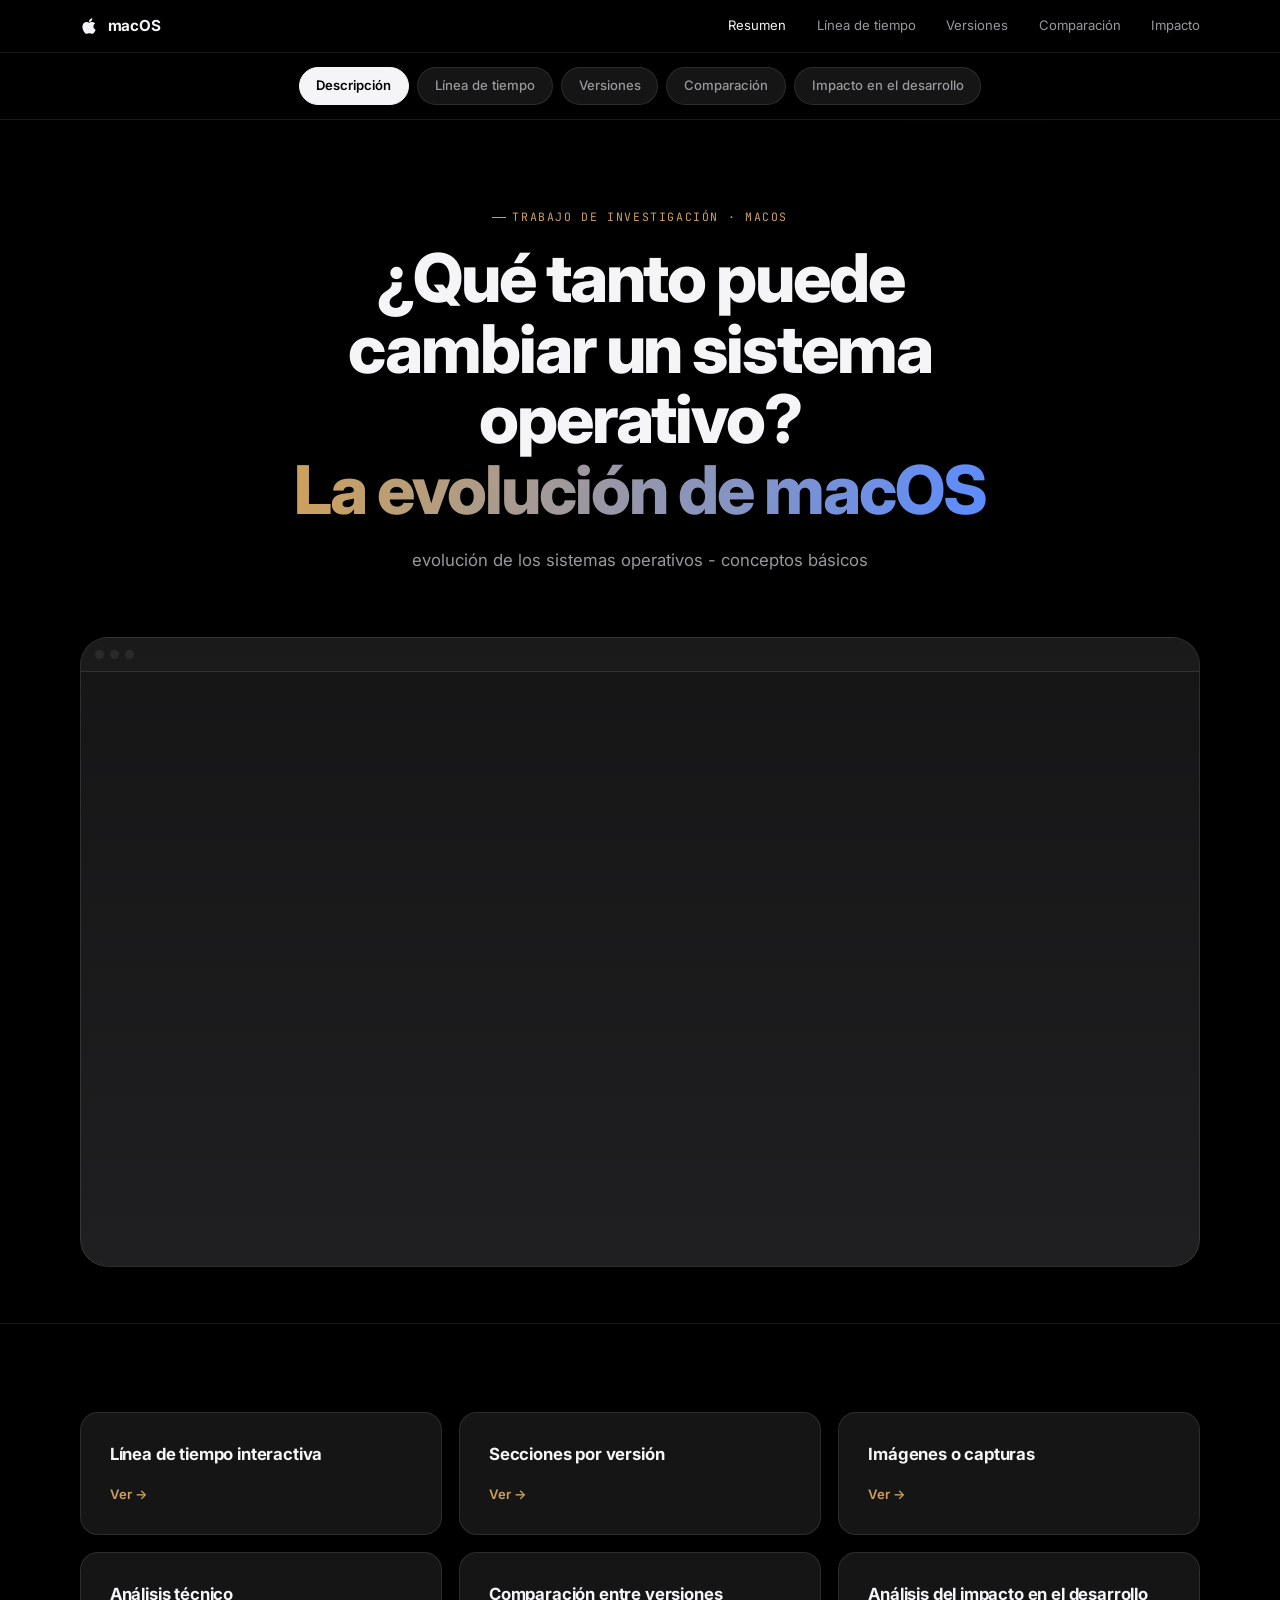
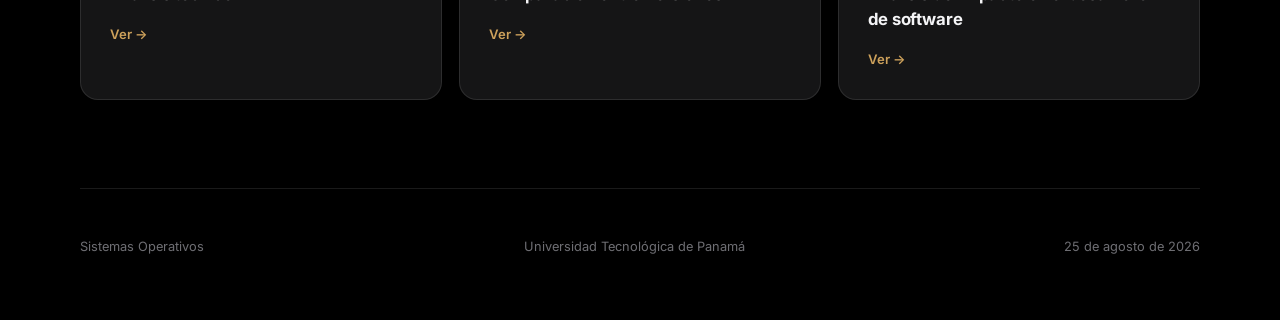
<file: index.html>
<!DOCTYPE html>
<html lang="es">
<head>
<meta charset="UTF-8">
<meta name="viewport" content="width=device-width, initial-scale=1.0">
<title> macOS </title>
<link rel="stylesheet" href="css/style.css?v=22">
</head>
<body>

<header class="nav">
  <div class="contenedor nav__bar">
    <a href="index.html" class="nav__brand">
      <svg class="nav__brand-mark" viewBox="0 0 384 512" aria-hidden="true">
        <path d="M318.7 268.7c-.2-36.7 16.4-64.4 50-84.8-18.8-26.9-47.2-41.7-84.7-44.6-35.5-2.8-74.3 20.7-88.5 20.7-15 0-49.4-19.7-76-19.7C63.3 141.2 4 184.8 4 273.5q0 39.3 14.4 81.2c12.8 36.7 59 126.7 107.2 125.2 25.2-.6 43-17.9 75.8-17.9 31.8 0 48.3 17.9 76.4 17.9 48.6-.7 90.4-82.5 102.6-119.3-65.2-30.7-61.7-90-61.7-91.9zm-56.6-164.2c27.3-32.4 24.8-61.9 24-72.5-24.1 1.4-52 16.4-67.9 34.9-17.5 19.8-27.8 44.3-25.6 71.9 26.1 2 49.9-11.4 69.5-34.3z"/>
      </svg>
      macOS
    </a>
    <nav class="nav__links" aria-label="Navegación principal">
      <a href="index.html" aria-current="page">Resumen</a>
      <a href="linea-de-tiempo.html">Línea de tiempo</a>
      <a href="versiones.html">Versiones</a>
      <a href="comparacion.html">Comparación</a>
      <a href="impacto.html">Impacto</a>
    </nav>
    <button class="nav__toggle" aria-label="Abrir menú" aria-expanded="false">
      <svg viewBox="0 0 24 24" fill="none" stroke="currentColor" stroke-width="2"><line x1="3" y1="6" x2="21" y2="6"/><line x1="3" y1="12" x2="21" y2="12"/><line x1="3" y1="18" x2="21" y2="18"/></svg>
    </button>
  </div>
</header>

<div class="tabs">
  <div class="contenedor tabs__row">
    <a class="tab" href="index.html" aria-current="page">Descripción</a>
    <a class="tab" href="linea-de-tiempo.html">Línea de tiempo</a>
    <a class="tab" href="versiones.html">Versiones</a>
    <a class="tab" href="comparacion.html">Comparación</a>
    <a class="tab" href="impacto.html">Impacto en el desarrollo</a>
  </div>
</div>

<main>

  <section class="hero contenedor">
    <p class="eyebrow hero__kicker">Trabajo de investigación · macOS</p>
    <h1>¿Qué tanto puede cambiar un sistema operativo?<br><span>La evolución de macOS</span></h1>
    <p class="lede">evolución de los sistemas operativos - conceptos básicos</p>

    <div class="mock">
      <div class="mock__bar">
        <span class="mock__dot"></span><span class="mock__dot"></span><span class="mock__dot"></span>
      </div>
      <div class="mock__video-wrap">
        <iframe
          class="mock__video"
          src="https://www.youtube-nocookie.com/embed/QoD-KOHBxtE?autoplay=1&mute=1&loop=1&playlist=QoD-KOHBxtE&controls=0&modestbranding=1&rel=0&showinfo=0&iv_load_policy=3&disablekb=1&fs=0&playsinline=1"
          title="Vista previa del proyecto"
          frameborder="0"
          allow="accelerometer; autoplay; clipboard-write; encrypted-media; gyroscope; picture-in-picture; web-share"
          referrerpolicy="strict-origin-when-cross-origin"
          tabindex="-1"
        ></iframe>
      </div>
    </div>
  </section>

  <section class="section">
    <div class="contenedor">
      <div class="grid-cards">
        <article class="card">
          <h3>Línea de tiempo interactiva</h3>
          <a class="card__link" href="linea-de-tiempo.html">Ver →</a>
        </article>

        <article class="card">
          <h3>Secciones por versión</h3>
          <a class="card__link" href="versiones.html">Ver →</a>
        </article>

        <article class="card">
          <h3>Imágenes o capturas</h3>
          <a class="card__link" href="versiones.html">Ver →</a>
        </article>

        <article class="card">
          <h3>Análisis técnico</h3>
          <a class="card__link" href="versiones.html">Ver →</a>
        </article>

        <article class="card">
          <h3>Comparación entre versiones</h3>
          <a class="card__link" href="comparacion.html">Ver →</a>
        </article>

        <article class="card">
          <h3>Análisis del impacto en el desarrollo de software</h3>
          <a class="card__link" href="impacto.html">Ver →</a>
        </article>
      </div>
    </div>
  </section>

</main>

<footer class="footer contenedor">
  <div class="footer__row">
    <span>Sistemas Operativos</span>
    <span>Universidad Tecnológica de Panamá</span>
    <span>25 de agosto de 2026</span>
  </div>
</footer>

<script src="js/app.js?v=16"></script>
</body>
</html>
</file>
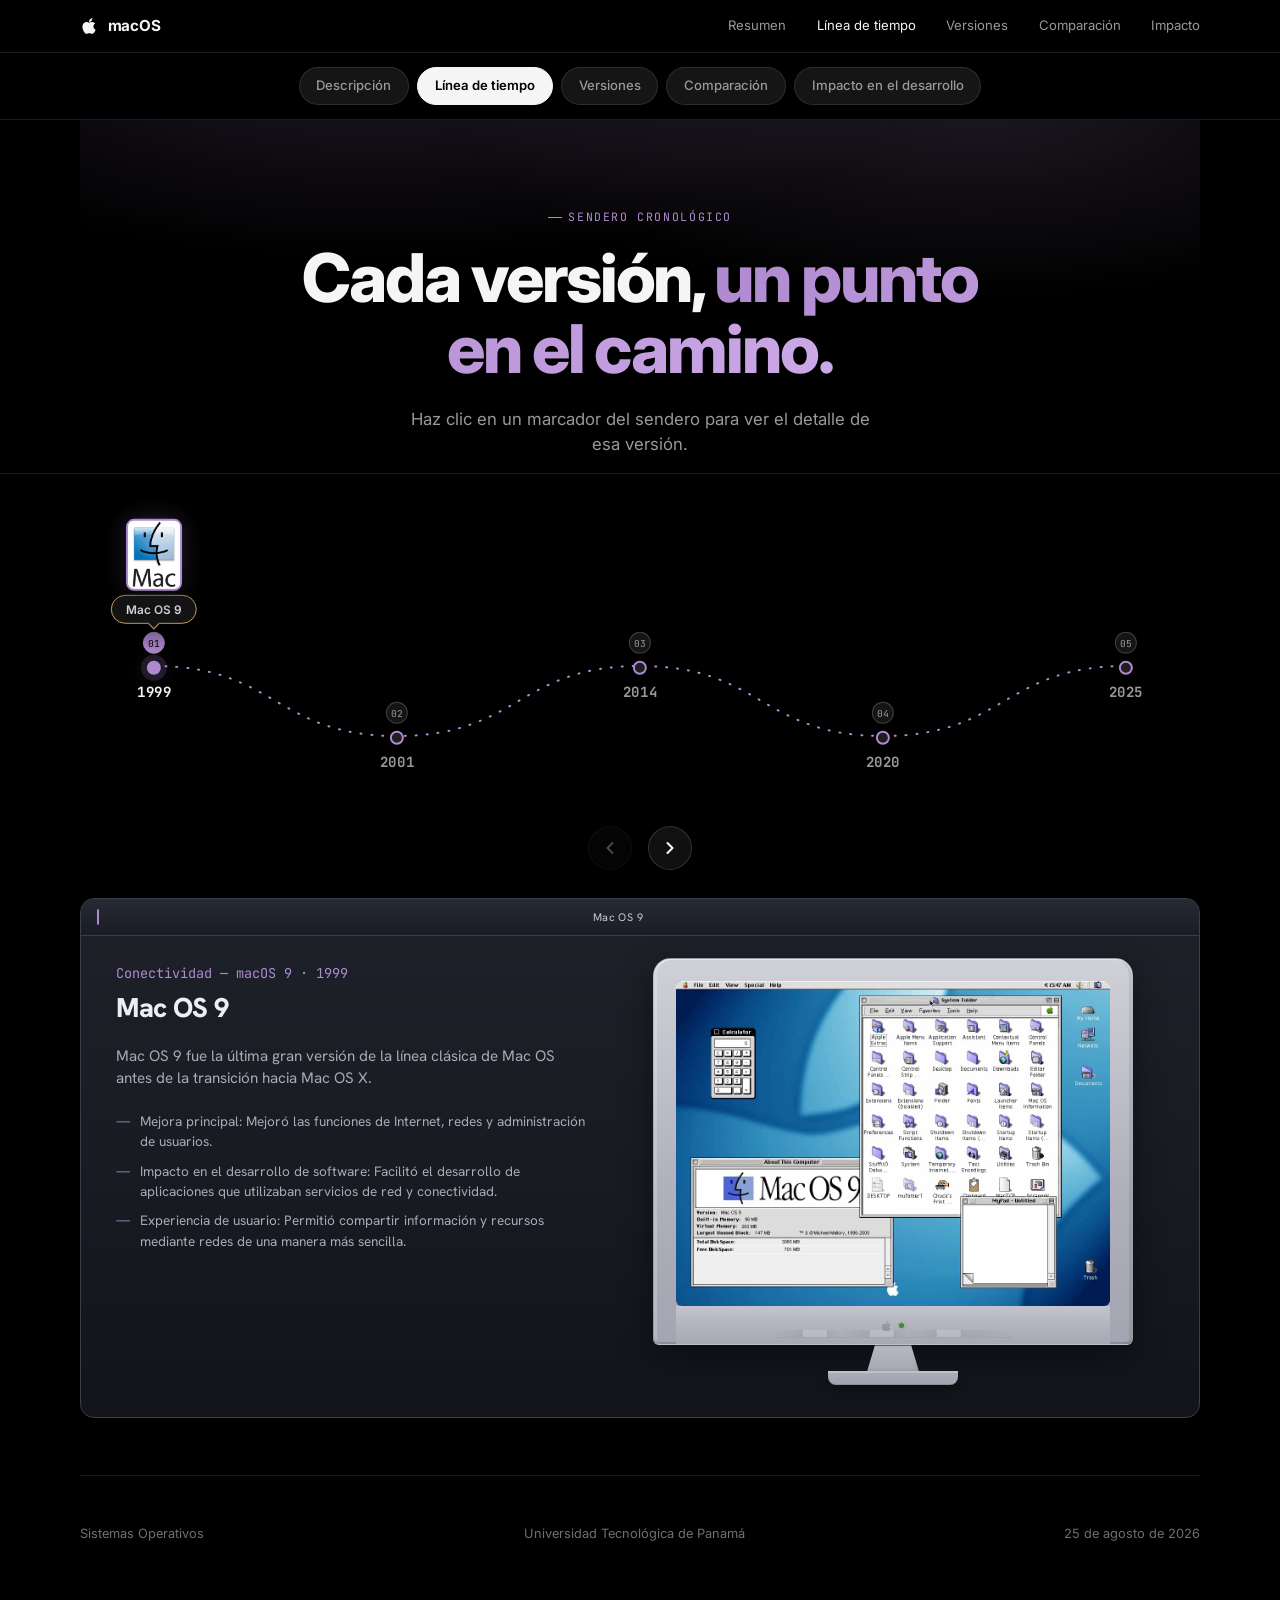
<file: linea-de-tiempo.html>
<!DOCTYPE html>
<html lang="es">
<head>
<meta charset="UTF-8">
<meta name="viewport" content="width=device-width, initial-scale=1.0">
<title> macOS </title>
<link rel="stylesheet" href="css/style.css?v=20">
</head>
<body>

<header class="nav">
  <div class="contenedor nav__bar">
    <a href="index.html" class="nav__brand">
      <svg class="nav__brand-mark" viewBox="0 0 384 512" aria-hidden="true">
  <path d="M318.7 268.7c-.2-36.7 16.4-64.4 50-84.8-18.8-26.9-47.2-41.7-84.7-44.6-35.5-2.8-74.3 20.7-88.5 20.7-15 0-49.4-19.7-76-19.7C63.3 141.2 4 184.8 4 273.5q0 39.3 14.4 81.2c12.8 36.7 59 126.7 107.2 125.2 25.2-.6 43-17.9 75.8-17.9 31.8 0 48.3 17.9 76.4 17.9 48.6-.7 90.4-82.5 102.6-119.3-65.2-30.7-61.7-90-61.7-91.9zm-56.6-164.2c27.3-32.4 24.8-61.9 24-72.5-24.1 1.4-52 16.4-67.9 34.9-17.5 19.8-27.8 44.3-25.6 71.9 26.1 2 49.9-11.4 69.5-34.3z"/>
</svg>
      macOS 
    </a>
    <nav class="nav__links" aria-label="Navegación principal">
      <a href="index.html">Resumen</a>
      <a href="linea-de-tiempo.html" aria-current="page">Línea de tiempo</a>
      <a href="versiones.html">Versiones</a>
      <a href="comparacion.html">Comparación</a>
      <a href="impacto.html">Impacto</a>
    </nav>
    <button class="nav__toggle" aria-label="Abrir menú" aria-expanded="false">
      <svg viewBox="0 0 24 24" fill="none" stroke="currentColor" stroke-width="2"><line x1="3" y1="6" x2="21" y2="6"/><line x1="3" y1="12" x2="21" y2="12"/><line x1="3" y1="18" x2="21" y2="18"/></svg>
    </button>
  </div>
</header>

<div class="tabs">
  <div class="contenedor tabs__row">
    <a class="tab" href="index.html">Descripción</a>
    <a class="tab" href="linea-de-tiempo.html" aria-current="page">Línea de tiempo</a>
    <a class="tab" href="versiones.html">Versiones</a>
    <a class="tab" href="comparacion.html">Comparación</a>
    <a class="tab" href="impacto.html">Impacto en el desarrollo</a>
  </div>
</div>

<main>
  <section class="hero contenedor" style="padding-bottom:1rem;">
    <p class="eyebrow hero__kicker">Sendero cronológico</p>
    <h1>Cada versión, <span>un punto en el camino.</span></h1>
    <p class="lede">Haz clic en un marcador del sendero para ver el detalle de esa versión.</p>
  </section>

  <section class="section section--tight">
    <div class="contenedor trail">
      <div class="trail__scroll">
        <div class="trail__track">
          <svg class="trail__path" xmlns="http://www.w3.org/2000/svg">
            <path class="trail__path-bg"></path>
            <path class="trail__path-progress"></path>
          </svg>
          <!-- los puntos del sendero se generan dinámicamente desde js/app.js -->
        </div>
      </div>

      <div class="trail__nav">
        <button class="trail__nav-btn trail__nav-btn--prev" aria-label="Versión anterior">
          <svg viewBox="0 0 24 24" fill="none" stroke="currentColor" stroke-width="2.5" stroke-linecap="round" stroke-linejoin="round"><polyline points="15 18 9 12 15 6"/></svg>
        </button>
        <button class="trail__nav-btn trail__nav-btn--next" aria-label="Siguiente versión">
          <svg viewBox="0 0 24 24" fill="none" stroke="currentColor" stroke-width="2.5" stroke-linecap="round" stroke-linejoin="round"><polyline points="9 6 15 12 9 18"/></svg>
        </button>
      </div>

      <div class="trail__detail oswin theme-v4">
        <div class="oswin__chrome">
          <span class="oswin__ctl"></span>
          <span class="oswin__title trail__detail-title">—</span>
          <span class="oswin__chrome-end" aria-hidden="true"></span>
        </div>
          <div class="trail__detail-body">
          <div>
            <p class="trail__detail-code">—</p>
            <h2 class="trail__detail-name">—</h2>
            <p class="trail__detail-summary">—</p>
            <ul class="trail__detail-features"></ul>
          </div>
          <div class="mac-monitor mac-monitor--timeline theme-v4">
            <div class="mac-monitor__body">
              <div class="mac-monitor__screen">
                <div class="trail__detail-shot oswall" role="img" aria-label="Escritorio de la era de la versión seleccionada">
                  <div class="oswall__menubar"><span class="shot-name">—</span><span class="shot-year">—</span></div>
                  <span class="oswall__year shot-num" aria-hidden="true">—</span>
                  <span class="oswall__hint">[ Espacio para tu captura ]</span>
                </div>
              </div>
              <div class="mac-monitor__chin">
                <span class="mac-monitor__logo"></span>
                <span class="mac-monitor__power"></span>
              </div>
            </div>
            <div class="mac-monitor__neck"></div>
            <div class="mac-monitor__base"></div>
          </div>
        </div>
      </div>
    </div>
  </section>
</main>

<footer class="footer contenedor">
  <div class="footer__row">
    <span>Sistemas Operativos</span>
    <span>Universidad Tecnológica de Panamá</span>
    <span>25 de agosto de 2026</span>
  </div>
</footer>

<script src="js/app.js?v=16"></script>
</body>
</html>
</file>
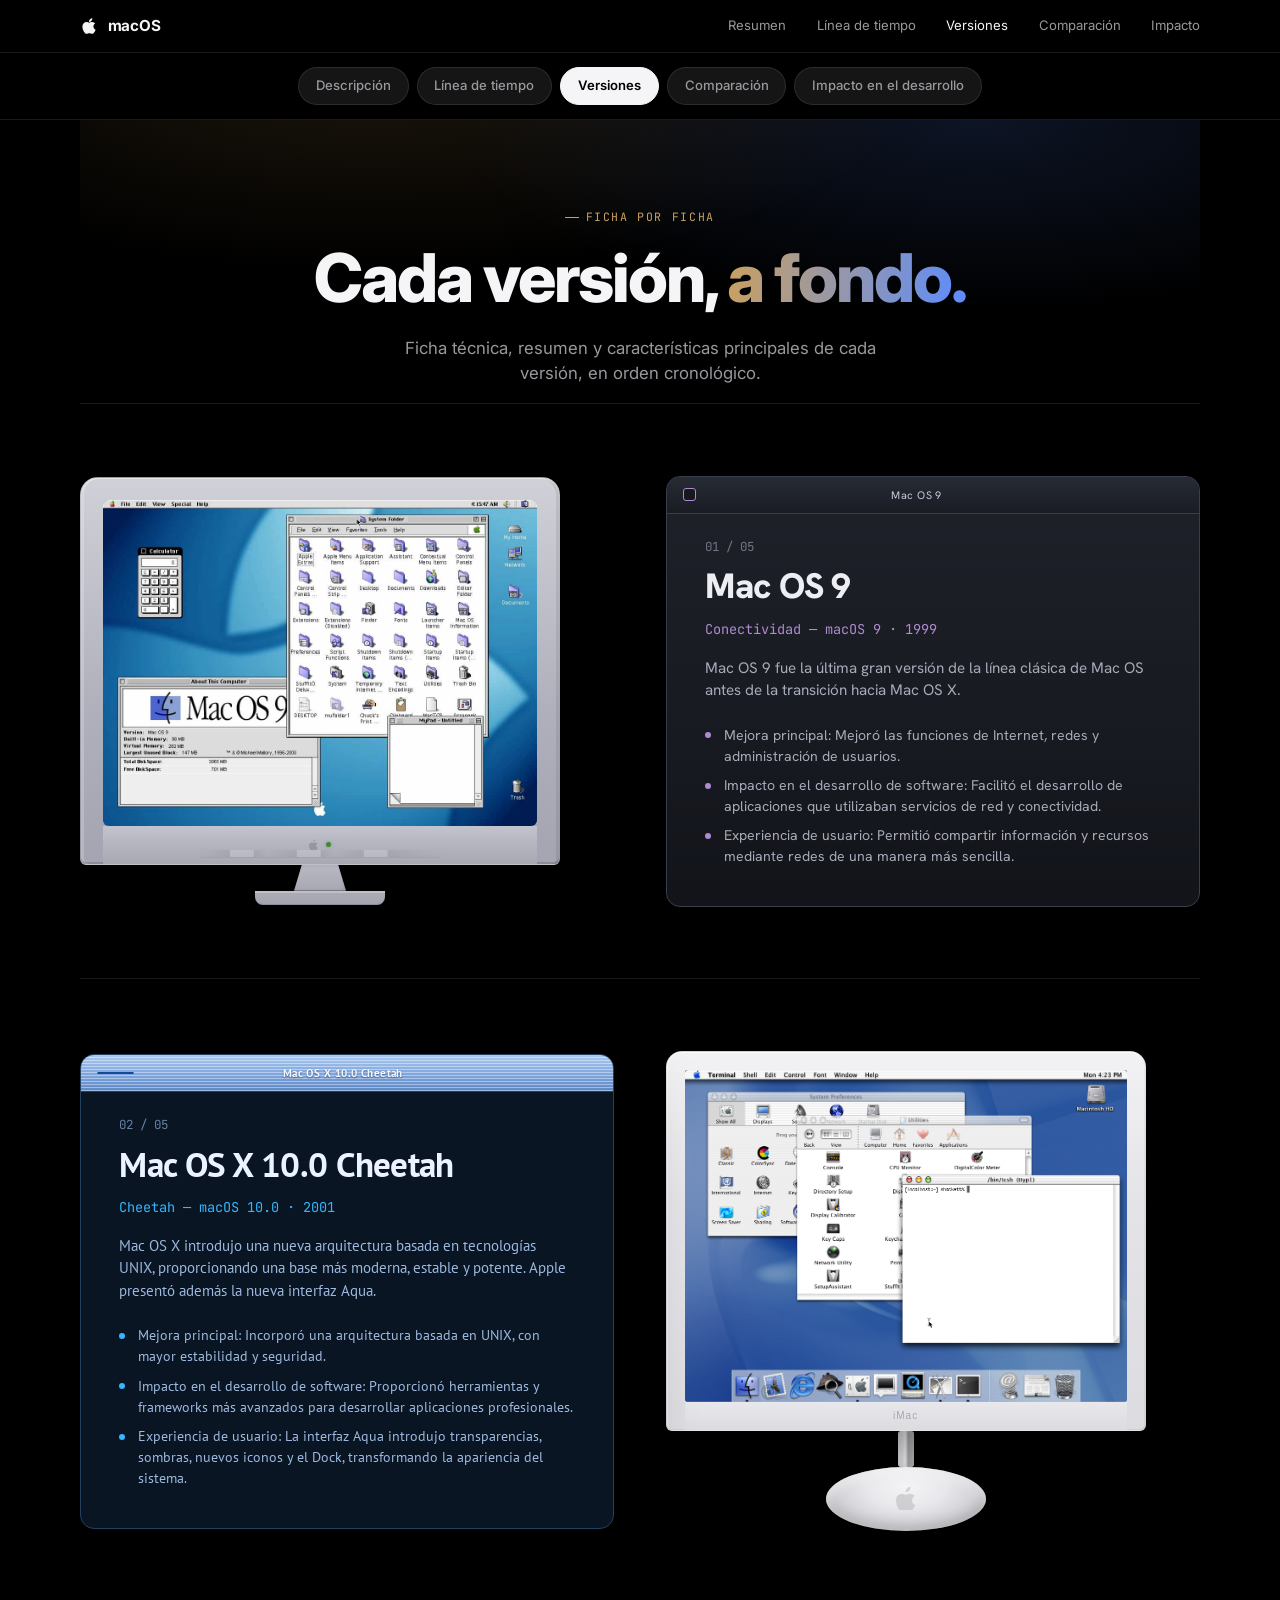
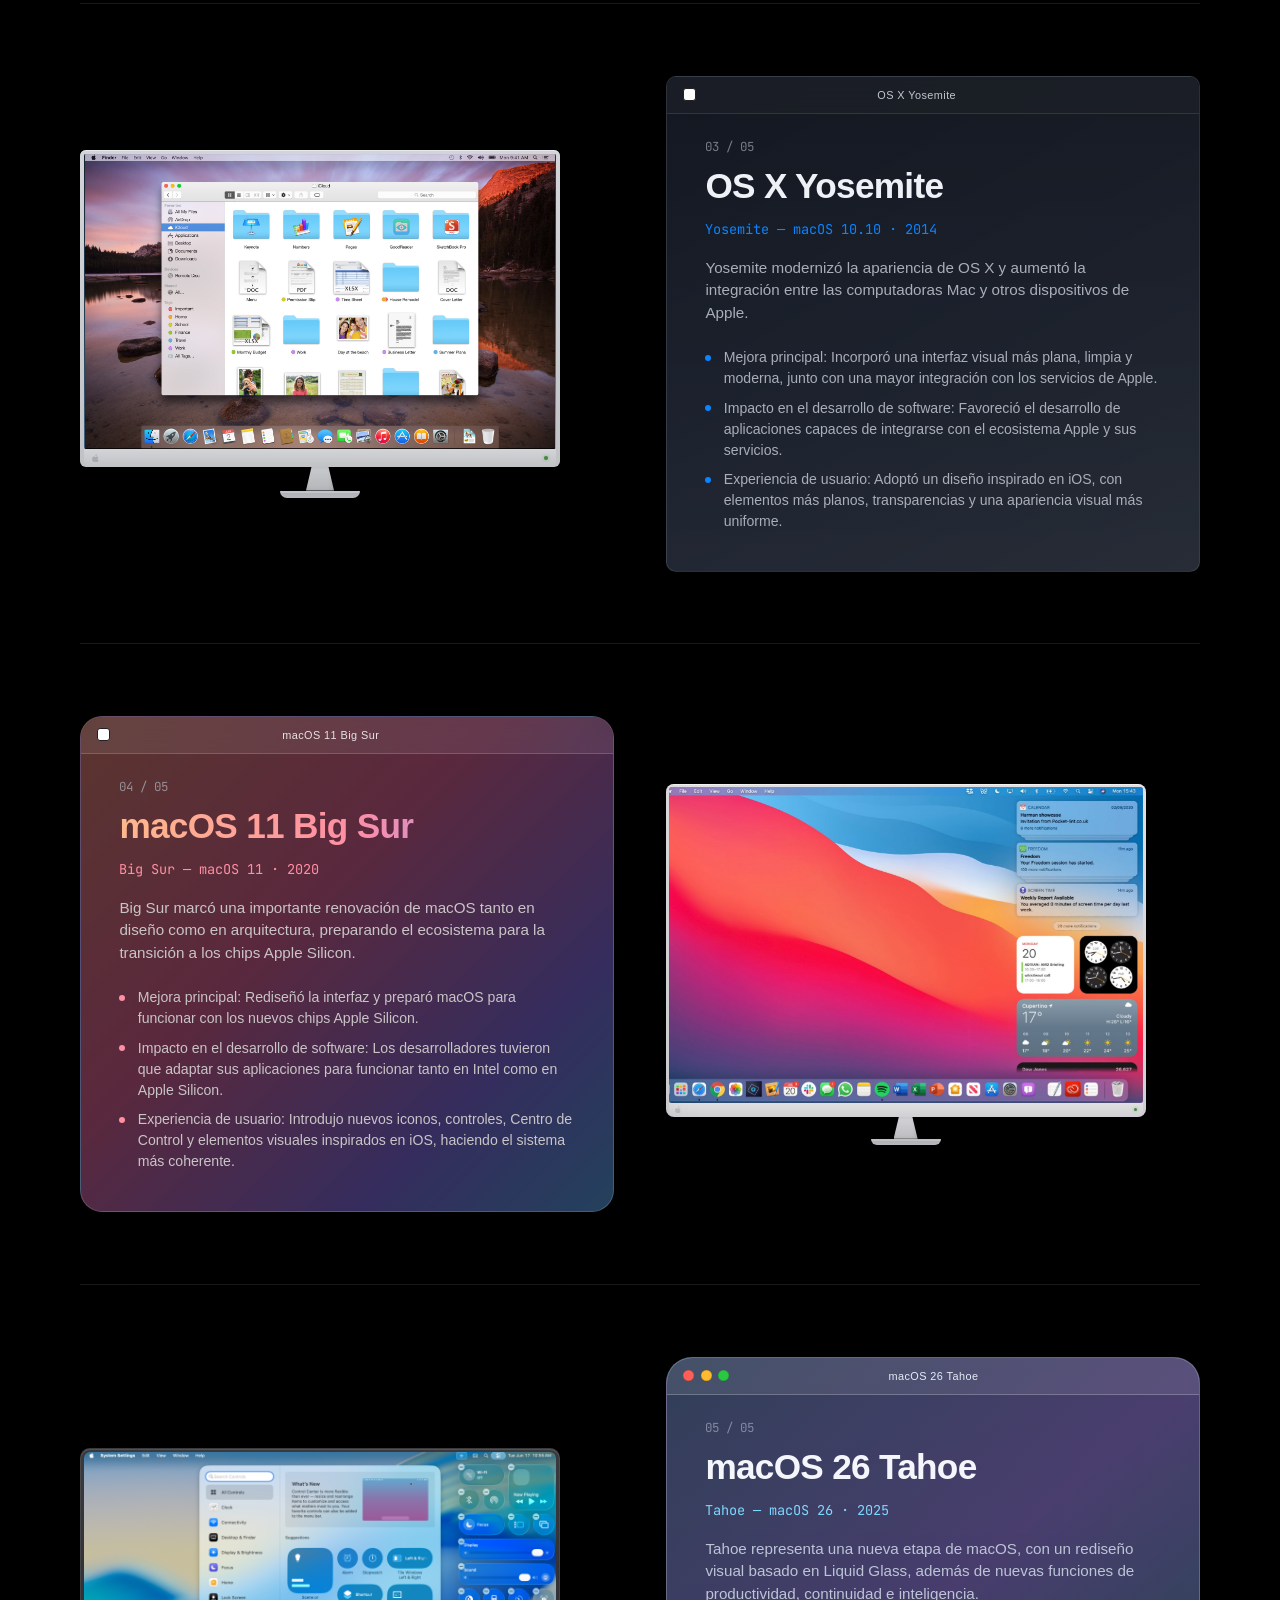
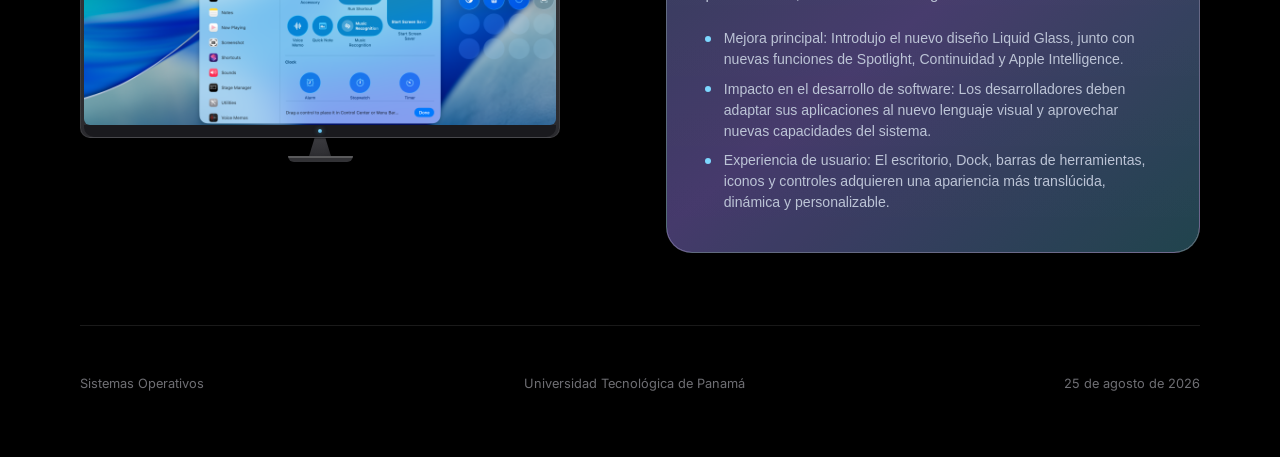
<file: versiones.html>
<!DOCTYPE html>
<html lang="es">
<head>
<meta charset="UTF-8">
<meta name="viewport" content="width=device-width, initial-scale=1.0">
<title> macOs </title>
<link rel="stylesheet" href="css/style.css?v=20">
</head>
<body>

<header class="nav">
  <div class="contenedor nav__bar">
    <a href="index.html" class="nav__brand">
      <svg class="nav__brand-mark" viewBox="0 0 384 512" aria-hidden="true">
  <path d="M318.7 268.7c-.2-36.7 16.4-64.4 50-84.8-18.8-26.9-47.2-41.7-84.7-44.6-35.5-2.8-74.3 20.7-88.5 20.7-15 0-49.4-19.7-76-19.7C63.3 141.2 4 184.8 4 273.5q0 39.3 14.4 81.2c12.8 36.7 59 126.7 107.2 125.2 25.2-.6 43-17.9 75.8-17.9 31.8 0 48.3 17.9 76.4 17.9 48.6-.7 90.4-82.5 102.6-119.3-65.2-30.7-61.7-90-61.7-91.9zm-56.6-164.2c27.3-32.4 24.8-61.9 24-72.5-24.1 1.4-52 16.4-67.9 34.9-17.5 19.8-27.8 44.3-25.6 71.9 26.1 2 49.9-11.4 69.5-34.3z"/>
</svg>
      macOS 
    </a>
    <nav class="nav__links" aria-label="Navegación principal">
      <a href="index.html">Resumen</a>
      <a href="linea-de-tiempo.html">Línea de tiempo</a>
      <a href="versiones.html" aria-current="page">Versiones</a>
      <a href="comparacion.html">Comparación</a>
      <a href="impacto.html">Impacto</a>
    </nav>
    <button class="nav__toggle" aria-label="Abrir menú" aria-expanded="false">
      <svg viewBox="0 0 24 24" fill="none" stroke="currentColor" stroke-width="2"><line x1="3" y1="6" x2="21" y2="6"/><line x1="3" y1="12" x2="21" y2="12"/><line x1="3" y1="18" x2="21" y2="18"/></svg>
    </button>
  </div>
</header>

<div class="tabs">
  <div class="contenedor tabs__row">
    <a class="tab" href="index.html">Descripción</a>
    <a class="tab" href="linea-de-tiempo.html">Línea de tiempo</a>
    <a class="tab" href="versiones.html" aria-current="page">Versiones</a>
    <a class="tab" href="comparacion.html">Comparación</a>
    <a class="tab" href="impacto.html">Impacto en el desarrollo</a>
  </div>
</div>

<main>
  <section class="hero contenedor" style="padding-bottom:1rem;">
    <p class="eyebrow hero__kicker">Ficha por ficha</p>
    <h1>Cada versión, <span>a fondo.</span></h1>
    <p class="lede">Ficha técnica, resumen y características principales de cada versión, en orden cronológico.</p>
  </section>

  <div class="contenedor" data-version-sections>
    <!-- las fichas de versión se generan dinámicamente desde js/app.js -->
  </div>
</main>

<footer class="footer contenedor">
  <div class="footer__row">
    <span>Sistemas Operativos</span>
    <span>Universidad Tecnológica de Panamá</span>
    <span>25 de agosto de 2026</span>
  </div>
</footer>

<script src="js/app.js?v=16"></script>
</body>
</html>
</file>
<file: css/style.css>
@import url('https://fonts.googleapis.com/css2?family=Inter:wght@400;500;600;700;800;900&family=JetBrains+Mono:wght@400;500;600&family=Silkscreen:wght@400;700&family=Hanken+Grotesk:wght@400;600;700;800&family=PT+Sans:wght@400;700&display=swap');

:root{
  --bg:            #000000;
  --surface:       #151516;
  --surface-2:     #1f1f21;
  --surface-3:     #2a2a2d;
  --line:          rgba(255,255,255,.10);
  --line-strong:   rgba(255,255,255,.18);
  --text:          #f5f5f7;
  --text-dim:      #98989d;
  --text-faint:    #6e6e73;
  --accent:        #cda15b;   
  --accent-soft:   rgba(205,161,91,.14);
  --accent-2:      #5b8cff;  
  --accent-2-soft: rgba(91,140,255,.14);

  --radius-s:  10px;
  --radius-m:  18px;
  --radius-l:  28px;

  --font-display: 'Inter', -apple-system, BlinkMacSystemFont, 'Segoe UI', sans-serif;
  --font-mono:    'JetBrains Mono', ui-monospace, SFMono-Regular, Menlo, monospace;

  --ease: cubic-bezier(.22,.61,.36,1);
}

*,*::before,*::after{ box-sizing:border-box; }
html{ scroll-behavior:smooth; }
@media (prefers-reduced-motion: reduce){
  html{ scroll-behavior:auto; }
  *,*::before,*::after{ animation-duration:.001ms !important; animation-iteration-count:1 !important; transition-duration:.001ms !important; scroll-behavior:auto !important; }
}

body{
  margin:0;
  background:var(--bg);
  color:var(--text);
  font-family:var(--font-display);
  -webkit-font-smoothing:antialiased;
  line-height:1.5;
}

img{ max-width:100%; display:block; }
a{ color:inherit; text-decoration:none; }
button{ font-family:inherit; cursor:pointer; }
ul{ margin:0; padding:0; list-style:none; }
h1,h2,h3,h4,p{ margin:0; }

:focus-visible{
  outline:2px solid var(--accent);
  outline-offset:3px;
  border-radius:4px;
}

.contenedor{
  width:min(1120px, 92vw);
  margin-inline:auto;
}

.eyebrow{
  font-family:var(--font-mono);
  font-size:.72rem;
  letter-spacing:.14em;
  text-transform:uppercase;
  color:var(--accent);
  display:flex;
  align-items:center;
  gap:.55em;
}
.eyebrow::before{
  content:"";
  width:14px; height:1px;
  background:var(--accent);
  display:inline-block;
}

/* ---------- NAV ---------- */
.nav{
  position:sticky; top:0; z-index:50;
  background:rgba(0,0,0,.72);
  backdrop-filter:blur(20px) saturate(150%);
  -webkit-backdrop-filter:blur(20px) saturate(150%);
  border-bottom:1px solid var(--line);
}
.nav__bar{
  display:flex; align-items:center; justify-content:space-between;
  height:52px;
}
.nav__brand{
  display:flex; align-items:center; gap:.6rem;
  font-weight:700; font-size:.95rem; letter-spacing:-.01em;
}
.nav__brand-mark{
  width:18px; height:18px;
  fill:var(--text);
  flex:none;
}
.tabs__row{
  display:flex; gap:.5rem;
  padding:.9rem 0;
  overflow-x:auto;
  scrollbar-width:none;
  justify-content:center;
}
.nav__links{
  display:flex; gap:1.9rem;
}
.nav__links a{
  font-size:.82rem; color:var(--text-dim);
  transition:color .2s var(--ease);
}
.nav__links a:hover{ color:var(--text); }
.nav__links a[aria-current="page"]{ color:var(--text); }

.nav__toggle{
  display:none;
  background:none; border:none; color:var(--text);
  width:36px; height:36px;
}

.tabs{
  border-bottom:1px solid var(--line);
  background:rgba(0,0,0,.5);
}
.tabs__row{
  display:flex; gap:.5rem;
  padding:.9rem 0;
  overflow-x:auto;
  scrollbar-width:none;
}
.tabs__row::-webkit-scrollbar{ display:none; }
.tab{
  flex:none;
  padding:.5rem 1.05rem;
  border-radius:999px;
  font-size:.82rem; font-weight:500;
  color:var(--text-dim);
  border:1px solid var(--line);
  background:var(--surface);
  transition:all .2s var(--ease);
  white-space:nowrap;
}
.tab:hover{ color:var(--text); border-color:var(--line-strong); }
.tab[aria-current="page"]{
  color:#000; background:var(--text); border-color:var(--text); font-weight:600;
}

/* ---------- HERO ---------- */
.hero{
  position:relative;
  padding:5.5rem 0 3.5rem;
  text-align:center;
  overflow:hidden;
}
.hero::before{
  content:"";
  position:absolute; inset:-20% -10% auto -10%;
  height:600px;
  background:
    radial-gradient(ellipse 60% 50% at 30% 0%, var(--accent-soft), transparent 70%),
    radial-gradient(ellipse 55% 45% at 75% 10%, var(--accent-2-soft), transparent 70%);
  pointer-events:none;
}
.hero__kicker{
  justify-content:center;
  margin-bottom:1.1rem;
}
.hero h1{
  font-size:clamp(2.2rem, 5.4vw, 4.2rem);
  font-weight:800;
  letter-spacing:-.03em;
  line-height:1.05;
  max-width:16ch;
  margin-inline:auto;
}
.hero h1 span{
  background:linear-gradient(100deg, var(--accent), var(--accent-2));
  -webkit-background-clip:text;
  background-clip:text;
  color:transparent;
}
.hero p.lede{
  margin:1.4rem auto 0;
  max-width:44ch;
  color:var(--text-dim);
  font-size:1.05rem;
}
/* --- adaptación del hero  --- */
[class*="theme-"] .eyebrow{
  color:var(--v-accent,var(--accent));
}
[class*="theme-"] .eyebrow::before{
  background:var(--v-accent,var(--accent));
}
[class*="theme-"] .hero::before{
  background:
    radial-gradient(ellipse 60% 50% at 30% 0%,
      color-mix(in srgb, var(--v-accent, #cda15b) 18%, transparent), transparent 70%),
    radial-gradient(ellipse 55% 45% at 75% 10%,
      color-mix(in srgb, var(--v-glow2, #5b8cff) 14%, transparent), transparent 70%);
}
[class*="theme-"] .hero h1 span{
  background:linear-gradient(100deg, var(--v-accent,#cda15b), var(--v-glow2,#5b8cff));
  -webkit-background-clip:text;
  background-clip:text;
}
/* device / screenshot mock */
.mock{
  position:relative;
  margin-top:4rem;
  border-radius:var(--radius-l);
  border:1px solid var(--line);
  background:linear-gradient(180deg, var(--surface), var(--surface-2));
  overflow:hidden;
  aspect-ratio:16/9;
  display:flex; align-items:center; justify-content:center;
}
.mock__bar{
  position:absolute; top:0; left:0; right:0;
  height:34px;
  display:flex; align-items:center; gap:6px;
  padding:0 14px;
  border-bottom:1px solid var(--line);
  background:rgba(255,255,255,.02);
}
.mock__dot{ width:9px; height:9px; border-radius:50%; background:var(--surface-3); }
.mock__placeholder{
  display:flex; flex-direction:column; align-items:center; gap:.6rem;
  color:var(--text-faint);
}
.mock__placeholder svg{ width:38px; height:38px; opacity:.5; }
.mock__placeholder span{ font-family:var(--font-mono); font-size:.72rem; letter-spacing:.06em; }

/* video embebido dentro del mock, debajo de la barra de puntos */
.mock__video-wrap{
  position:absolute;
  top:34px; right:0; bottom:0; left:0;
  overflow:hidden;
}
.mock__video{
  position:absolute;
  top:0; right:0; bottom:0; left:0;
  width:100%;
  height:100%;
  border:0;
  display:block;
  /* el video es decorativo: se bloquea toda interacción para que
     nunca aparezcan los controles, el logo ni las sugerencias de YouTube */
  pointer-events:none;
}

/* ---------- SECTION SCAFFOLDING ---------- */
.section{ padding:5.5rem 0; border-top:1px solid var(--line); }
.section--tight{ padding:3.5rem 0; }
.section__head{
  max-width:640px;
  margin-bottom:3rem;
}
.section__head h2{
  font-size:clamp(1.7rem,3vw,2.4rem);
  font-weight:800;
  letter-spacing:-.02em;
  margin-top:.7rem;
}
.section__head p{
  color:var(--text-dim);
  margin-top:.8rem;
  font-size:1rem;
}

/* overview cards on index */
.grid-cards{
  display:grid;
  grid-template-columns:repeat(3,1fr);
  gap:1.1rem;
}
.card{
  background:var(--surface);
  border:1px solid var(--line);
  border-radius:var(--radius-m);
  padding:1.8rem;
  transition:border-color .25s var(--ease), transform .25s var(--ease);
}
.card:hover{ border-color:var(--line-strong); transform:translateY(-3px); }
.card h3{ font-size:1.05rem; font-weight:700; letter-spacing:-.01em; }
.card p{ color:var(--text-dim); font-size:.9rem; margin-top:.5rem; }
.card a.card__link{
  display:inline-flex; align-items:center; gap:.35rem;
  margin-top:1.1rem; font-size:.82rem; font-weight:600; color:var(--accent);
}

/* ---------- TIMELINE  ---------- */
.trail{
  position:relative;
  padding-top:1rem;
  scroll-margin-top:60px;
}
.trail__scroll{
  /* deja aire arriba para el logo flotante que aparece sobre cada punto */
  padding-top:5rem;
  padding-bottom:.5rem;
}
.trail__track{
  position:relative;
  width:100%;
  height:180px;
}
.trail__path{
  position:absolute; inset:0;
  width:100%; height:100%;
}
.trail__path path{
  fill:none;
  stroke-linecap:round;
  vector-effect:non-scaling-stroke;
}
.trail__path-bg{
  stroke:var(--v-accent,var(--line-strong));
  stroke-width:2;
  stroke-dasharray:1 10;
}
.trail__path-progress{
  stroke:url(#trail-gradient);
  stroke-width:3;
}
.trail__nav{
  display:flex; justify-content:center; align-items:center; gap:1rem;
  padding:.75rem 0;
  pointer-events:none;
  z-index:10;
}
.trail__nav-btn{
  pointer-events:auto;
  width:44px; height:44px;
  border-radius:50%;
  border:1px solid rgba(255,255,255,.15);
  background:rgba(21,21,22,.85);
  backdrop-filter:blur(10px);
  -webkit-backdrop-filter:blur(10px);
  color:var(--text);
  display:grid; place-items:center;
  cursor:pointer;
  transition:all .25s var(--ease);
  box-shadow:0 4px 16px rgba(0,0,0,.4);
}
.trail__nav-btn svg{
  width:20px; height:20px;
}
.trail__nav-btn:hover{
  border-color:var(--accent);
  background:rgba(205,161,91,.12);
  box-shadow:0 4px 20px rgba(205,161,91,.2);
  transform:scale(1.08);
}
.trail__nav-btn:active{
  transform:scale(.95);
}
.trail__nav-btn:disabled{
  opacity:.3;
  cursor:not-allowed;
  transform:none;
}
.trail__nav-btn:disabled:hover{
  border-color:rgba(255,255,255,.15);
  background:rgba(21,21,22,.85);
  box-shadow:0 4px 16px rgba(0,0,0,.4);
}
.trail__point{
  position:absolute;
  transform:translate(-50%,-50%);
  display:flex; flex-direction:column; align-items:center;
  gap:.45rem;
  background:none; border:none; color:var(--text);
  padding:0;
  cursor:pointer;
  opacity:0;
  animation:trail-point-in .55s var(--ease) forwards;
  animation-delay:var(--d, 0ms);
}
@keyframes trail-point-in{
  from{ opacity:0; transform:translate(-50%,-20%); }
  to{   opacity:1; transform:translate(-50%,-50%); }
}
@media (prefers-reduced-motion: reduce){
  .trail__point{ animation:none; opacity:1; }
}
.trail__dot{
  width:14px; height:14px; border-radius:50%;
  background:var(--surface-2);
  border:2px solid var(--v-accent,var(--accent));
  transition:all .25s var(--ease);
}
.trail__point[aria-pressed="true"] .trail__dot{
  background:var(--v-accent,var(--accent));
  box-shadow:0 0 0 6px color-mix(in srgb, var(--v-accent,var(--accent)) 16%, transparent), 0 0 24px color-mix(in srgb, var(--v-accent,var(--accent)) 35%, transparent);
}
.trail__num{
  font-family:var(--font-mono);
  font-size:.6rem;
  color:var(--text-dim);
  width:22px; height:22px; border-radius:50%;
  display:grid; place-items:center;
  background:var(--surface);
  border:1px solid var(--line-strong);
  transition:all .25s var(--ease);
}
.trail__point:hover .trail__num,
.trail__point:focus-visible .trail__num{ color:var(--v-accent,var(--accent)); border-color:var(--v-accent,var(--accent)); }
.trail__point[aria-pressed="true"] .trail__num{
  background:var(--v-accent,var(--accent)); border-color:var(--v-accent,var(--accent)); color:#000;
}
.trail__year{
  font-family:var(--font-mono);
  font-size:.88rem;
  font-weight:700;
  letter-spacing:.04em;
  color:var(--text-dim);
  white-space:nowrap;
  transition:color .25s var(--ease);
}
.trail__point:hover .trail__year,
.trail__point:focus-visible .trail__year{ color:var(--v-accent,var(--accent)); }
.trail__point[aria-pressed="true"] .trail__year{ color:var(--text); }

/* etiqueta flotante con el nombre de la versión (hover / activo) */
.trail__tip{
  position:absolute;
  left:50%;
  bottom:calc(100% + .5rem);
  transform:translate(-50%, 8px) scale(.9);
  opacity:0;
  pointer-events:none;
  white-space:nowrap;
  font-family:var(--font-display);
  font-size:.74rem;
  font-weight:600;
  letter-spacing:.01em;
  color:var(--text);
  background:var(--surface);
  border:1px solid var(--accent);
  border-radius:999px;
  padding:.4rem .85rem;
  box-shadow:0 10px 28px rgba(0,0,0,.5);
  transition:
    opacity .22s var(--ease),
    transform .32s cubic-bezier(.34,1.56,.64,1);
  z-index:5;
}

/* logo de la era: tarjeta que se adapta a la proporción de cada imagen,
   visible solo en hover/focus y en el punto activo; fondo claro para que
   resalten también los logos con trazos o fondos oscuros */
.trail__logo{
  position:absolute;
  left:50%; bottom:calc(100% + 2.6rem);
  height:72px; width:auto;
  /* contain + ancho libre: el recuadro se ajusta a la imagen sin recortarla */
  object-fit:contain;
  /* anula el max-width:100% global de img */
  max-width:none;
  background:#f5f5f3;
  border:2px solid var(--v-accent,var(--accent));
  border-radius:8px;
  box-shadow:0 14px 34px rgba(0,0,0,.55), 0 0 24px color-mix(in srgb, var(--v-accent,var(--accent)) 25%, transparent);
  opacity:0;
  pointer-events:none;
  transform:translate(-50%, 10px) scale(.9);
  transition:
    opacity .22s var(--ease),
    transform .3s cubic-bezier(.34,1.56,.64,1),
    border-color .3s var(--ease);
  z-index:6;
}
.trail__point:hover .trail__logo,
.trail__point:focus-visible .trail__logo,
.trail__point[aria-pressed="true"] .trail__logo{
  opacity:1;
  transform:translate(-50%, 0) scale(1);
}
.trail__tip::after{
  content:"";
  position:absolute;
  left:50%; bottom:-4.5px;
  width:8px; height:8px;
  transform:translateX(-50%) rotate(45deg);
  background:var(--surface);
  border-right:1px solid var(--accent);
  border-bottom:1px solid var(--accent);
}
.trail__point:hover .trail__tip,
.trail__point:focus-visible .trail__tip,
.trail__point[aria-pressed="true"] .trail__tip{
  opacity:1;
  transform:translate(-50%, 0) scale(1);
}

.trail__detail{
  margin-top:1rem;
  padding:0;
  scroll-margin-top:90px;
}
.trail__detail.is-swapping .trail__detail-body{
  animation:detail-swap .45s var(--ease);
}
@keyframes detail-swap{
  from{ opacity:.2; transform:translateY(8px); }
  to{   opacity:1;   transform:none; }
}

/* ambiente de la sección tiñéndose con la época activa */
.section{
  position:relative;
}
.section .contenedor{ position:relative; z-index:1; }
.section::before{
  content:"";
  position:absolute; inset:-6rem -12%;
  background:radial-gradient(55% 55% at 50% 35%, var(--v-accent, transparent), transparent 70%);
  opacity:0;
  filter:blur(70px);
  transition:opacity .9s var(--ease), background .9s var(--ease);
  pointer-events:none;
  z-index:0;
}
.section[class*="theme-"]::before{ opacity:.18; }

/* escritorio de época dentro del panel (proporción nativa de las
   ilustraciones 4:3 para que la escena quepa completa) */
.oswall--panel,
.trail__detail-shot{
  aspect-ratio:4/3;
  height:auto;
  border-radius:var(--v-radius,14px);
}
/* dentro del monitor, .trail__detail-shot hereda dimensions del screen */
.mac-monitor__screen .trail__detail-shot{
  aspect-ratio:auto; height:100%;
  border-radius:0;
}
.mac-monitor--timeline{
  max-width:100%;
  margin:0 auto;
}
.trail__detail-body{
  display:grid;
  grid-template-columns:1fr 1.15fr;
  gap:2.2rem;
  align-items:start;
  padding:1.4rem 2.2rem 2rem;
}
.trail__detail-name{
  font-family:var(--v-font-display,var(--font-display));
  font-size:1.7rem; font-weight:800; letter-spacing:-.02em;
  margin-top:.3rem;
  color:var(--v-text,var(--text));
}
.trail__detail-code{
  color:var(--v-accent,var(--accent)); font-family:var(--font-mono); font-size:.85rem; margin-top:.3rem;
}
.trail__detail-summary{
  color:var(--v-dim,var(--text-dim)); margin-top:1rem; font-size:.95rem;
}
.trail__detail-features{
  margin-top:1.3rem;
  display:flex; flex-direction:column; gap:.55rem;
}
.trail__detail-features li{
  font-size:.85rem; color:var(--v-dim,var(--text-dim));
  display:flex; gap:.6rem; align-items:baseline;
  transition:transform .25s var(--ease), color .25s var(--ease);
}
.trail__detail-features li:hover{
  transform:translateX(5px); color:var(--v-text,var(--text));
}
.trail__detail-features li::before{
  content:"—"; color:var(--v-accent,var(--accent)); flex:none;
}

/* ---------- VERSION SECTIONS (ventanas de época) ---------- */
.version{
  display:grid;
  grid-template-columns:1fr 1fr;
  gap:3.2rem;
  align-items:center;
  padding:4.5rem 0;
  border-top:1px solid var(--line);
  opacity:0;
  transform:translateY(30px);
  transition:opacity .7s var(--ease), transform .7s var(--ease);
}
.version.is-visible{ opacity:1; transform:none; }
.version:nth-of-type(even) .mac-monitor{ order:2; }

/* --- ventana del sistema operativo ---
   Los valores por defecto de las variables viven en `main`
   para que las variables de cada tema (.theme-v*) puedan
   sobrescribirlas por herencia (especificidad 0,1,0 > 0,0,1). */
main{
  --v-radius:18px;
  --v-bg:var(--surface);
  --v-text:var(--text);
  --v-dim:var(--text-dim);
  --v-faint:var(--text-faint);
  --v-line:var(--line);
  --v-accent:var(--accent);
  --v-chrome:var(--surface-3);
  --v-title:var(--text-dim);
}
.oswin{
  position:relative;
  border-radius:var(--v-radius);
  background:var(--v-bg);
  color:var(--v-text);
  border:1px solid var(--v-line);
  box-shadow:0 24px 70px rgba(0,0,0,.55), 0 6px 20px rgba(0,0,0,.35);
  overflow:hidden;
  font-family:var(--v-font-body,var(--font-display));
  transform:perspective(1200px) rotateX(var(--rx,0deg)) rotateY(var(--ry,0deg));
  transition:transform .25s ease-out, box-shadow .35s var(--ease);
  will-change:transform;
}
.oswin:hover{
  box-shadow:0 34px 90px rgba(0,0,0,.65), 0 10px 28px rgba(0,0,0,.4);
}
/* reflejo especular que sigue al cursor (visible en temas glass) */
.oswin::after{
  content:"";
  position:absolute; inset:0;
  border-radius:inherit;
  background:radial-gradient(480px circle at var(--mx,-50%) var(--my,-50%), var(--v-glint,transparent), transparent 62%);
  opacity:0;
  transition:opacity .35s var(--ease);
  pointer-events:none;
}
.oswin:hover::after{ opacity:1; }

.oswin__chrome{
  display:flex; align-items:center; gap:.7rem;
  padding:.6rem 1rem;
  background:var(--v-chrome);
  border-bottom:1px solid var(--v-line);
  font-family:var(--font-mono);
  font-size:.68rem;
  letter-spacing:.04em;
  color:var(--v-title);
}
.oswin__title{
  flex:1; text-align:center;
  font-family:var(--v-font-display,var(--font-mono));
  white-space:nowrap; overflow:hidden; text-overflow:ellipsis;
}
.oswin__chrome-end{ width:46px; flex:none; }
.oswin__lights{ display:flex; gap:.42rem; flex:none; }
.oswin__lights i{
  width:11px; height:11px; border-radius:50%;
  transition:transform .2s var(--ease), filter .2s var(--ease);
}
.oswin:hover .oswin__lights i{ filter:brightness(1.15); }
.oswin:hover .oswin__lights i:nth-child(1){ transform:scale(1.15); }
.oswin__lights i:nth-child(1){ background:#ff5f57; box-shadow:inset 0 0 0 .5px rgba(0,0,0,.2); }
.oswin__lights i:nth-child(2){ background:#febc2e; box-shadow:inset 0 0 0 .5px rgba(0,0,0,.2); }
.oswin__lights i:nth-child(3){ background:#28c840; box-shadow:inset 0 0 0 .5px rgba(0,0,0,.2); }
.oswin__box{
  width:13px; height:13px; flex:none;
  background:var(--v-boxbg,#fff);
  border:1.5px solid var(--v-boxline,#222);
  border-radius:3px;
}

.version__body{ padding:1.5rem 2.4rem 2.4rem; }
.version__index{
  font-family:var(--font-mono);
  color:var(--v-faint); font-size:.78rem;
}
.version__name{
  font-family:var(--v-font-display,var(--font-display));
  font-size:clamp(1.55rem,3vw,2.2rem);
  font-weight:800; letter-spacing:-.02em; margin-top:.25rem;
  color:inherit;
}
.version__code{
  color:var(--v-accent); font-family:var(--font-mono); font-size:.85rem; margin-top:.35rem;
}
.version__summary{
  color:var(--v-dim); margin-top:1.1rem; font-size:.95rem;
}
.version__specs{
  margin-top:1.6rem;
  display:grid; grid-template-columns:repeat(3,1fr); gap:1rem;
  border-top:1px solid var(--v-line); padding-top:1.3rem;
}
.version__specs dt{ font-family:var(--font-mono); font-size:.68rem; color:var(--v-faint); text-transform:uppercase; letter-spacing:.08em; }
.version__specs dd{ margin:.35rem 0 0; font-size:.95rem; font-weight:600; color:var(--v-text); }
.version__features{ margin-top:1.4rem; display:flex; flex-direction:column; gap:.5rem; }
.version__features li{
  font-size:.88rem; color:var(--v-dim); padding-left:1.15rem; position:relative;
  transition:transform .25s var(--ease), color .25s var(--ease);
}
.version__features li:hover{ transform:translateX(6px); color:var(--v-text); }
.version__features li::before{
  content:""; position:absolute; left:0; top:.55em;
  width:6px; height:6px; border-radius:50%;
  background:var(--v-accent);
}

/* --- escritorio / wallpaper de época --- */
.oswall{
  position:relative;
  width:100%; height:100%;
  overflow:hidden;
  background:linear-gradient(160deg, var(--surface), var(--surface-2));
  display:flex; align-items:center; justify-content:center;
}
/* cuando está dentro de un monitor, hereda el fondo del tema */
.mac-monitor__screen .oswall{
  border:none; border-radius:0;
}
.oswall__menubar{
  position:absolute; top:0; left:0; right:0;
  display:flex; justify-content:space-between; align-items:center;
  padding:.45rem .9rem;
  font-family:var(--font-mono); font-size:.66rem; letter-spacing:.03em;
  background:var(--v-menubar,rgba(255,255,255,.12));
  color:var(--v-menutext,rgba(255,255,255,.85));
  backdrop-filter:blur(8px);
  -webkit-backdrop-filter:blur(8px);
  z-index:2;
}
.oswall__year{
  font-family:var(--v-font-display,var(--font-display));
  font-size:clamp(4.5rem,9vw,7.5rem);
  font-weight:900;
  letter-spacing:-.03em;
  color:transparent;
  -webkit-text-stroke:1.5px currentColor;
  opacity:.28;
  user-select:none;
  transition:transform .5s var(--ease), opacity .5s var(--ease);
}
.oswall:hover .oswall__year{ transform:scale(1.05); opacity:.45; }
.oswall__hint{
  position:absolute; bottom:1rem; left:50%; transform:translateX(-50%);
  font-family:var(--font-mono); font-size:.64rem; letter-spacing:.06em;
  color:rgba(255,255,255,.75);
  border:1px dashed rgba(255,255,255,.35);
  border-radius:999px;
  padding:.35rem .8rem;
  white-space:nowrap;
}

/* ilustración de la era dentro del escritorio */
.oswall__art{
  position:absolute; inset:0;
  display:flex; align-items:center; justify-content:center;
  padding:2.2rem 1rem .8rem;
  z-index:1;
}
.oswall__art svg{
  width:100%; height:100%;
  filter:drop-shadow(0 10px 24px rgba(0,0,0,.35));
}
/* escena completa de System 1.0: sin paddings ni barra duplicada */
.theme-v1 .oswall{ background:#c8c5ba; }
.theme-v1 .oswall__art{ padding:0; }
.theme-v1 .oswall__art svg{ filter:none; }
.theme-v1 .oswall__menubar{ display:none; }
.theme-v1 .oswall__year{ display:none; }

/* Mac OS X Cheetah: imagen completa sin recorte */
.theme-v5 .oswall{ background:transparent; position:absolute; inset:0; }
.theme-v5 .oswall__art{ padding:0; background:transparent; inset:0; position:absolute; }
.theme-v5 .oswall__art img{ width:100%; height:100%; object-fit:cover; display:block; position:absolute; inset:0; }
.theme-v5 .mac-monitor__screen{ background:transparent; overflow:hidden; }
.theme-v5 .oswall__menubar{ display:none; }
.theme-v5 .oswall__year{ display:none; }

/* OS X Yosemite: imagen completa sin recorte */
.theme-v6 .oswall{ background:transparent; position:absolute; inset:0; }
.theme-v6 .oswall__art{ padding:0; background:transparent; inset:0; position:absolute; }
.theme-v6 .oswall__art img{ width:100%; height:100%; object-fit:fill; display:block; position:absolute; inset:0; }
.theme-v6 .mac-monitor__screen{ background:transparent; overflow:hidden; }
.theme-v6 .oswall__menubar{ display:none; }
.theme-v6 .oswall__year{ display:none; }

/* ============================================================
   MAC MONITOR — marco de hardware por era
   ============================================================ */
.mac-monitor{
  display:flex; flex-direction:column; align-items:center;
  width:100%; max-width:480px;
}
.mac-monitor__body{
  position:relative;
  width:100%;
  border-radius:var(--m-radius,14px);
  background:var(--m-body,#b8bcc4);
  padding:var(--m-bezel,10px) var(--m-bezel,10px) 0;
  box-shadow:
    inset 0 1px 0 rgba(255,255,255,.35),
    inset 0 -1px 0 rgba(0,0,0,.15),
    0 8px 32px rgba(0,0,0,.45);
}
.mac-monitor__screen{
  position:relative;
  width:100%;
  aspect-ratio:var(--m-screen-ratio, 4/3);
  border-radius:var(--m-screen-radius,3px);
  overflow:hidden;
  background:var(--m-screen-bg,#1a1a1a);
  box-shadow:inset 0 1px 4px rgba(0,0,0,.5);
}
.mac-monitor__screen .oswall__menubar,
.mac-monitor__screen .oswall__year,
.mac-monitor__screen .oswall__art,
.mac-monitor__screen .oswall__hint{
  /* hereda positions de .oswall original */
}
.mac-monitor__chin{
  display:flex; align-items:center; justify-content:space-between;
  height:var(--m-chin-h,22px);
  padding:0 var(--m-chin-px,12px);
  background:var(--m-chin-bg,inherit);
  border-radius:0 0 var(--m-radius,14px) var(--m-radius,14px);
}
.mac-monitor__logo{
  width:var(--m-logo-w,10px); height:var(--m-logo-h,12px);
  background:var(--m-logo-color,#555);
  mask-size:contain; mask-repeat:no-repeat; mask-position:center;
  -webkit-mask-size:contain; -webkit-mask-repeat:no-repeat; -webkit-mask-position:center;
  opacity:.5;
}
.mac-monitor__power{
  width:var(--m-power-size,6px); height:var(--m-power-size,6px); border-radius:50%;
  background:var(--m-power-color,#4a7a3d);
  box-shadow:0 0 3px var(--m-power-glow,rgba(74,122,61,.5));
}
.mac-monitor__neck{
  width:var(--m-neck-w,50px);
  height:var(--m-neck-h,28px);
  background:var(--m-neck-bg,#a0a4ac);
  clip-path:polygon(15% 0%, 85% 0%, 100% 100%, 0% 100%);
  box-shadow:inset -2px 0 4px rgba(0,0,0,.12);
}
.mac-monitor__base{
  width:var(--m-base-w,140px);
  height:var(--m-base-h,14px);
  background:var(--m-base-bg,#a8acb4);
  border-radius:var(--m-base-radius, 0 0 8px 8px);
  box-shadow:
    inset 0 2px 0 rgba(255,255,255,.25),
    0 4px 10px rgba(0,0,0,.3);
}

/* --- v1 · Macintosh 128K (1984) --- */
.theme-v1 .mac-monitor{
  --m-radius:16px 16px 4px 4px;
  --m-body:#d4c9a8;
  --m-bezel:10px;
  --m-screen-radius:5px 5px 2px 2px;
  --m-screen-bg:#0d0d0e;
  --m-chin-h:38px;
  --m-chin-px:14px;
  --m-chin-bg:#d4c9a8;
  --m-logo-w:10px; --m-logo-h:12px;
  --m-logo-color:#5a5243;
  --m-power-size:5px;
  --m-power-color:#4a7a3d;
  --m-neck-w:44px; --m-neck-h:18px;
  --m-neck-bg:#c4ba9e;
  --m-base-w:110px; --m-base-h:10px;
  --m-base-bg:#c4ba9e;
}
.theme-v1 .mac-monitor__logo{
  mask-image:url("data:image/svg+xml,%3Csvg xmlns='http://www.w3.org/2000/svg' viewBox='0 0 170 200'%3E%3Cpath d='M150.4 172.2c-3.2 7.2-6.9 13.9-11.2 20-6 8.4-10.8 14.2-14.4 17.4-5.6 5.2-11.6 7.8-18 7.8-4.6 0-10.1-1.3-16.6-4-6.5-2.7-12.4-4-17.8-4-5.6 0-11.7 1.3-18.2 4-6.5 2.6-11.7 3.9-15.6 3.9-6.6 0-12.8-2.6-18.6-7.8C24.4 204 19.2 197.6 13.6 189c-6-9.4-11-20.3-14.8-32.6C-5.2 143-7 131.6-7 120.6c0-12.6 2.7-23.4 8.2-32.4 4.3-7.2 10-12.9 17.2-17.2 7.2-4.2 14.9-6.4 23.2-6.6 4.8 0 11.1 1.5 18.8 4.4 7.7 2.9 12.6 4.4 14.8 4.4 1.6 0 7.2-1.7 16.6-5.2 8.9-3.2 16.4-4.5 22.4-4 16.4 1.4 28.8 7.8 37.2 19.2-14.8 9-22.1 21.6-22 37.8.2 12.6 4.7 23.1 13.5 31.5 4 3.8 8.5 6.8 13.5 8.9-1.1 3.2-2.2 6.2-3.4 9.2zM116.3 7.6c0 9.8-3.6 19-10.7 27.6-8.6 10.4-19.1 16.4-30.4 15.4-.1-1.2-.2-2.5-.2-3.8 0-9.4 4.1-19.4 11.4-27.6 3.6-4.2 8.3-7.7 14-10.5 5.7-2.8 11.1-4.3 16.2-4.5.1 1.3.2 2.6.2 3.8z' transform='translate(7 0)'/%3E%3C/svg%3E");
  -webkit-mask-image:url("data:image/svg+xml,%3Csvg xmlns='http://www.w3.org/2000/svg' viewBox='0 0 170 200'%3E%3Cpath d='M150.4 172.2c-3.2 7.2-6.9 13.9-11.2 20-6 8.4-10.8 14.2-14.4 17.4-5.6 5.2-11.6 7.8-18 7.8-4.6 0-10.1-1.3-16.6-4-6.5-2.7-12.4-4-17.8-4-5.6 0-11.7 1.3-18.2 4-6.5 2.6-11.7 3.9-15.6 3.9-6.6 0-12.8-2.6-18.6-7.8C24.4 204 19.2 197.6 13.6 189c-6-9.4-11-20.3-14.8-32.6C-5.2 143-7 131.6-7 120.6c0-12.6 2.7-23.4 8.2-32.4 4.3-7.2 10-12.9 17.2-17.2 7.2-4.2 14.9-6.4 23.2-6.6 4.8 0 11.1 1.5 18.8 4.4 7.7 2.9 12.6 4.4 14.8 4.4 1.6 0 7.2-1.7 16.6-5.2 8.9-3.2 16.4-4.5 22.4-4 16.4 1.4 28.8 7.8 37.2 19.2-14.8 9-22.1 21.6-22 37.8.2 12.6 4.7 23.1 13.5 31.5 4 3.8 8.5 6.8 13.5 8.9-1.1 3.2-2.2 6.2-3.4 9.2zM116.3 7.6c0 9.8-3.6 19-10.7 27.6-8.6 10.4-19.1 16.4-30.4 15.4-.1-1.2-.2-2.5-.2-3.8 0-9.4 4.1-19.4 11.4-27.6 3.6-4.2 8.3-7.7 14-10.5 5.7-2.8 11.1-4.3 16.2-4.5.1 1.3.2 2.6.2 3.8z' transform='translate(7 0)'/%3E%3C/svg%3E");
}
.theme-v1 .mac-monitor__chin{
  justify-content:space-between;
}
.theme-v1 .mac-monitor__chin::after{
  content:"";
  position:absolute; bottom:8px; left:50%; transform:translateX(-50%);
  width:48px; height:2px;
  background:repeating-linear-gradient(90deg,#e05643 0 3px,#f9a825 3px 6px,#4caf50 6px 9px,#2196f3 9px 12px,#9c27b0 12px 15px);
  border-radius:1px;
  opacity:.6;
}

/* --- v2 · Mac Classic / LC / 12" RGB Display (1991) --- */
.theme-v2 .mac-monitor{
  --m-radius:16px 16px 5px 5px;
  --m-body:linear-gradient(180deg,#ddd5c0,#d0c8b2 40%,#c4bca6);
  --m-bezel:14px;
  --m-screen-radius:6px;
  --m-screen-bg:#1c1d22;
  --m-screen-ratio:4/3;
  --m-chin-h:38px;
  --m-chin-px:14px;
  --m-chin-bg:linear-gradient(180deg,#d4ccb6,#c0b8a2);
  --m-logo-w:10px; --m-logo-h:12px;
  --m-logo-color:#7a7568;
  --m-power-size:6px;
  --m-power-color:#4a7a3d;
  --m-neck-w:52px; --m-neck-h:22px;
  --m-neck-bg:linear-gradient(180deg,#d0c8b2,#beb6a0);
  --m-base-w:120px; --m-base-h:11px;
  --m-base-bg:linear-gradient(180deg,#d0c8b2,#beb6a0);
}
.theme-v2 .mac-monitor__body{
  box-shadow:
    inset 0 1px 0 rgba(255,255,255,.35),
    inset 0 -2px 0 rgba(0,0,0,.12),
    inset 2px 0 0 rgba(255,255,255,.15),
    inset -2px 0 0 rgba(0,0,0,.08),
    0 8px 28px rgba(0,0,0,.35);
}
.theme-v2 .mac-monitor__logo{
  mask-image:url("data:image/svg+xml,%3Csvg xmlns='http://www.w3.org/2000/svg' viewBox='0 0 170 200'%3E%3Cpath d='M150.4 172.2c-3.2 7.2-6.9 13.9-11.2 20-6 8.4-10.8 14.2-14.4 17.4-5.6 5.2-11.6 7.8-18 7.8-4.6 0-10.1-1.3-16.6-4-6.5-2.7-12.4-4-17.8-4-5.6 0-11.7 1.3-18.2 4-6.5 2.6-11.7 3.9-15.6 3.9-6.6 0-12.8-2.6-18.6-7.8C24.4 204 19.2 197.6 13.6 189c-6-9.4-11-20.3-14.8-32.6C-5.2 143-7 131.6-7 120.6c0-12.6 2.7-23.4 8.2-32.4 4.3-7.2 10-12.9 17.2-17.2 7.2-4.2 14.9-6.4 23.2-6.6 4.8 0 11.1 1.5 18.8 4.4 7.7 2.9 12.6 4.4 14.8 4.4 1.6 0 7.2-1.7 16.6-5.2 8.9-3.2 16.4-4.5 22.4-4 16.4 1.4 28.8 7.8 37.2 19.2-14.8 9-22.1 21.6-22 37.8.2 12.6 4.7 23.1 13.5 31.5 4 3.8 8.5 6.8 13.5 8.9-1.1 3.2-2.2 6.2-3.4 9.2zM116.3 7.6c0 9.8-3.6 19-10.7 27.6-8.6 10.4-19.1 16.4-30.4 15.4-.1-1.2-.2-2.5-.2-3.8 0-9.4 4.1-19.4 11.4-27.6 3.6-4.2 8.3-7.7 14-10.5 5.7-2.8 11.1-4.3 16.2-4.5.1 1.3.2 2.6.2 3.8z' transform='translate(7 0)'/%3E%3C/svg%3E");
  -webkit-mask-image:url("data:image/svg+xml,%3Csvg xmlns='http://www.w3.org/2000/svg' viewBox='0 0 170 200'%3E%3Cpath d='M150.4 172.2c-3.2 7.2-6.9 13.9-11.2 20-6 8.4-10.8 14.2-14.4 17.4-5.6 5.2-11.6 7.8-18 7.8-4.6 0-10.1-1.3-16.6-4-6.5-2.7-12.4-4-17.8-4-5.6 0-11.7 1.3-18.2 4-6.5 2.6-11.7 3.9-15.6 3.9-6.6 0-12.8-2.6-18.6-7.8C24.4 204 19.2 197.6 13.6 189c-6-9.4-11-20.3-14.8-32.6C-5.2 143-7 131.6-7 120.6c0-12.6 2.7-23.4 8.2-32.4 4.3-7.2 10-12.9 17.2-17.2 7.2-4.2 14.9-6.4 23.2-6.6 4.8 0 11.1 1.5 18.8 4.4 7.7 2.9 12.6 4.4 14.8 4.4 1.6 0 7.2-1.7 16.6-5.2 8.9-3.2 16.4-4.5 22.4-4 16.4 1.4 28.8 7.8 37.2 19.2-14.8 9-22.1 21.6-22 37.8.2 12.6 4.7 23.1 13.5 31.5 4 3.8 8.5 6.8 13.5 8.9-1.1 3.2-2.2 6.2-3.4 9.2zM116.3 7.6c0 9.8-3.6 19-10.7 27.6-8.6 10.4-19.1 16.4-30.4 15.4-.1-1.2-.2-2.5-.2-3.8 0-9.4 4.1-19.4 11.4-27.6 3.6-4.2 8.3-7.7 14-10.5 5.7-2.8 11.1-4.3 16.2-4.5.1 1.3.2 2.6.2 3.8z' transform='translate(7 0)'/%3E%3C/svg%3E");
}
/* controles laterales estilo 12" RGB Display — botones en el lado derecho */
.theme-v2 .mac-monitor__screen::before{
  content:"";
  position:absolute; top:0; right:0; bottom:0; width:12px;
  background:linear-gradient(180deg,#d8d0ba,#c4bca6);
  border-left:1px solid rgba(0,0,0,.08);
  z-index:3;
}
.theme-v2 .mac-monitor__screen::after{
  content:"";
  position:absolute; right:3px; top:10px;
  width:6px; height:6px; border-radius:50%;
  background:radial-gradient(circle at 40% 35%,#b0a890,#8a8270);
  box-shadow:0 1px 2px rgba(0,0,0,.25);
  z-index:4;
}

/* --- v3 · Performa / Quadra / Multiple Scan 15 (1997): CRT beige grueso --- */
.theme-v3 .mac-monitor{
  --m-radius:18px 18px 6px 6px;
  --m-body:linear-gradient(180deg,#ccc5b0,#c0b9a4 30%,#b0a994 60%,#a8a290);
  --m-bezel:18px;
  --m-screen-radius:8px;
  --m-screen-bg:#1a1b20;
  --m-screen-ratio:4/3;
  --m-chin-h:44px;
  --m-chin-px:16px;
  --m-chin-bg:linear-gradient(180deg,#c4bda8,#b0a994 50%,#a49d88);
  --m-logo-w:11px; --m-logo-h:13px;
  --m-logo-color:#6e6858;
  --m-power-size:7px;
  --m-power-color:#3d8b37;
  --m-neck-w:56px; --m-neck-h:26px;
  --m-neck-bg:linear-gradient(180deg,#b8b19c,#a8a290);
  --m-base-w:130px; --m-base-h:14px;
  --m-base-bg:linear-gradient(180deg,#b8b19c,#a49d88);
}
.theme-v3 .mac-monitor__body{
  box-shadow:
    inset 0 1px 0 rgba(255,255,255,.3),
    inset 0 -2px 0 rgba(0,0,0,.18),
    inset 3px 0 0 rgba(255,255,255,.12),
    inset -3px 0 0 rgba(0,0,0,.08),
    0 10px 36px rgba(0,0,0,.45);
  border:1px solid rgba(0,0,0,.12);
}
.theme-v3 .mac-monitor__logo{
  mask-image:url("data:image/svg+xml,%3Csvg xmlns='http://www.w3.org/2000/svg' viewBox='0 0 170 200'%3E%3Cpath d='M150.4 172.2c-3.2 7.2-6.9 13.9-11.2 20-6 8.4-10.8 14.2-14.4 17.4-5.6 5.2-11.6 7.8-18 7.8-4.6 0-10.1-1.3-16.6-4-6.5-2.7-12.4-4-17.8-4-5.6 0-11.7 1.3-18.2 4-6.5 2.6-11.7 3.9-15.6 3.9-6.6 0-12.8-2.6-18.6-7.8C24.4 204 19.2 197.6 13.6 189c-6-9.4-11-20.3-14.8-32.6C-5.2 143-7 131.6-7 120.6c0-12.6 2.7-23.4 8.2-32.4 4.3-7.2 10-12.9 17.2-17.2 7.2-4.2 14.9-6.4 23.2-6.6 4.8 0 11.1 1.5 18.8 4.4 7.7 2.9 12.6 4.4 14.8 4.4 1.6 0 7.2-1.7 16.6-5.2 8.9-3.2 16.4-4.5 22.4-4 16.4 1.4 28.8 7.8 37.2 19.2-14.8 9-22.1 21.6-22 37.8.2 12.6 4.7 23.1 13.5 31.5 4 3.8 8.5 6.8 13.5 8.9-1.1 3.2-2.2 6.2-3.4 9.2zM116.3 7.6c0 9.8-3.6 19-10.7 27.6-8.6 10.4-19.1 16.4-30.4 15.4-.1-1.2-.2-2.5-.2-3.8 0-9.4 4.1-19.4 11.4-27.6 3.6-4.2 8.3-7.7 14-10.5 5.7-2.8 11.1-4.3 16.2-4.5.1 1.3.2 2.6.2 3.8z' transform='translate(7 0)'/%3E%3C/svg%3E");
  -webkit-mask-image:url("data:image/svg+xml,%3Csvg xmlns='http://www.w3.org/2000/svg' viewBox='0 0 170 200'%3E%3Cpath d='M150.4 172.2c-3.2 7.2-6.9 13.9-11.2 20-6 8.4-10.8 14.2-14.4 17.4-5.6 5.2-11.6 7.8-18 7.8-4.6 0-10.1-1.3-16.6-4-6.5-2.7-12.4-4-17.8-4-5.6 0-11.7 1.3-18.2 4-6.5 2.6-11.7 3.9-15.6 3.9-6.6 0-12.8-2.6-18.6-7.8C24.4 204 19.2 197.6 13.6 189c-6-9.4-11-20.3-14.8-32.6C-5.2 143-7 131.6-7 120.6c0-12.6 2.7-23.4 8.2-32.4 4.3-7.2 10-12.9 17.2-17.2 7.2-4.2 14.9-6.4 23.2-6.6 4.8 0 11.1 1.5 18.8 4.4 7.7 2.9 12.6 4.4 14.8 4.4 1.6 0 7.2-1.7 16.6-5.2 8.9-3.2 16.4-4.5 22.4-4 16.4 1.4 28.8 7.8 37.2 19.2-14.8 9-22.1 21.6-22 37.8.2 12.6 4.7 23.1 13.5 31.5 4 3.8 8.5 6.8 13.5 8.9-1.1 3.2-2.2 6.2-3.4 9.2zM116.3 7.6c0 9.8-3.6 19-10.7 27.6-8.6 10.4-19.1 16.4-30.4 15.4-.1-1.2-.2-2.5-.2-3.8 0-9.4 4.1-19.4 11.4-27.6 3.6-4.2 8.3-7.7 14-10.5 5.7-2.8 11.1-4.3 16.2-4.5.1 1.3.2 2.6.2 3.8z' transform='translate(7 0)'/%3E%3C/svg%3E");
}
/* ranuras de ventilacion en la parte superior del body — sello CRT */
.theme-v3 .mac-monitor__body::before{
  content:"";
  position:absolute; top:6px; left:50%; transform:translateX(-50%);
  width:55%; height:4px;
  background:repeating-linear-gradient(90deg,rgba(0,0,0,.12) 0 2px,transparent 2px 6px);
  border-radius:1px;
  z-index:2;
}
/* panel de control frontal — botones fisicos en el chin */
.theme-v3 .mac-monitor__chin{
  position:relative;
  justify-content:center;
  gap:10px;
}
/* ranuras de ventilacion en el chin */
.theme-v3 .mac-monitor__chin::before{
  content:"";
  position:absolute; top:5px; left:50%; transform:translateX(-50%);
  width:50%; height:3px;
  background:repeating-linear-gradient(90deg,rgba(0,0,0,.15) 0 2px,transparent 2px 5px);
  border-radius:1px;
}
/* fila de botones fisicos debajo de las ranuras */
.theme-v3 .mac-monitor__chin::after{
  content:"";
  position:absolute; bottom:8px; left:50%; transform:translateX(-50%);
  width:65%; height:8px;
  background:
    linear-gradient(90deg,
      transparent 0%,
      rgba(0,0,0,.06) 8%, rgba(255,255,255,.12) 8.5%, rgba(255,255,255,.12) 14%, rgba(0,0,0,.06) 14.5%,
      transparent 18%,
      rgba(0,0,0,.06) 25%, rgba(255,255,255,.12) 25.5%, rgba(255,255,255,.12) 31%, rgba(0,0,0,.06) 31.5%,
      transparent 35%,
      rgba(0,0,0,.06) 42%, rgba(255,255,255,.12) 42.5%, rgba(255,255,255,.12) 48%, rgba(0,0,0,.06) 48.5%,
      transparent 52%,
      rgba(0,0,0,.06) 59%, rgba(255,255,255,.12) 59.5%, rgba(255,255,255,.12) 65%, rgba(0,0,0,.06) 65.5%,
      transparent 69%,
      rgba(0,0,0,.06) 76%, rgba(255,255,255,.12) 76.5%, rgba(255,255,255,.12) 82%, rgba(0,0,0,.06) 82.5%,
      transparent 100%
    );
  border-radius:2px;
  box-shadow:0 1px 1px rgba(0,0,0,.08);
}

/* --- v4 · Apple Studio Display CRT / Mac OS 9 (1999) --- */
.theme-v4 .mac-monitor{
  --m-radius:18px 18px 6px 6px;
  --m-body:linear-gradient(180deg,#d0d0d8,#c0c0ca 30%,#b0b0bc 60%,#a4a4b2);
  --m-bezel:22px;
  --m-screen-radius:6px;
  --m-screen-bg:transparent;
  --m-screen-ratio:4/3;
  --m-chin-h:38px;
  --m-chin-px:14px;
  --m-chin-bg:linear-gradient(180deg,#c4c4ce,#b4b4be 50%,#a8a8b4);
  --m-logo-w:9px; --m-logo-h:11px;
  --m-logo-color:#7a7a88;
  --m-power-size:5px;
  --m-power-color:#3d8b37;
  --m-neck-w:52px; --m-neck-h:26px;
  --m-neck-bg:linear-gradient(180deg,#b8b8c2,#a8a8b4);
  --m-base-w:130px; --m-base-h:14px;
  --m-base-bg:linear-gradient(180deg,#b8b8c2,#a4a4b2);
}
.theme-v4 .mac-monitor__body{
  box-shadow:
    inset 0 1px 0 rgba(255,255,255,.5),
    inset 0 -2px 0 rgba(0,0,0,.15),
    inset 3px 0 0 rgba(255,255,255,.2),
    inset -3px 0 0 rgba(0,0,0,.08),
    0 10px 32px rgba(0,0,0,.45);
  border:1px solid rgba(0,0,0,.08);
}
.theme-v4 .mac-monitor__logo{
  mask-image:url("data:image/svg+xml,%3Csvg xmlns='http://www.w3.org/2000/svg' viewBox='0 0 170 200'%3E%3Cpath d='M150.4 172.2c-3.2 7.2-6.9 13.9-11.2 20-6 8.4-10.8 14.2-14.4 17.4-5.6 5.2-11.6 7.8-18 7.8-4.6 0-10.1-1.3-16.6-4-6.5-2.7-12.4-4-17.8-4-5.6 0-11.7 1.3-18.2 4-6.5 2.6-11.7 3.9-15.6 3.9-6.6 0-12.8-2.6-18.6-7.8C24.4 204 19.2 197.6 13.6 189c-6-9.4-11-20.3-14.8-32.6C-5.2 143-7 131.6-7 120.6c0-12.6 2.7-23.4 8.2-32.4 4.3-7.2 10-12.9 17.2-17.2 7.2-4.2 14.9-6.4 23.2-6.6 4.8 0 11.1 1.5 18.8 4.4 7.7 2.9 12.6 4.4 14.8 4.4 1.6 0 7.2-1.7 16.6-5.2 8.9-3.2 16.4-4.5 22.4-4 16.4 1.4 28.8 7.8 37.2 19.2-14.8 9-22.1 21.6-22 37.8.2 12.6 4.7 23.1 13.5 31.5 4 3.8 8.5 6.8 13.5 8.9-1.1 3.2-2.2 6.2-3.4 9.2zM116.3 7.6c0 9.8-3.6 19-10.7 27.6-8.6 10.4-19.1 16.4-30.4 15.4-.1-1.2-.2-2.5-.2-3.8 0-9.4 4.1-19.4 11.4-27.6 3.6-4.2 8.3-7.7 14-10.5 5.7-2.8 11.1-4.3 16.2-4.5.1 1.3.2 2.6.2 3.8z' transform='translate(7 0)'/%3E%3C/svg%3E");
  -webkit-mask-image:url("data:image/svg+xml,%3Csvg xmlns='http://www.w3.org/2000/svg' viewBox='0 0 170 200'%3E%3Cpath d='M150.4 172.2c-3.2 7.2-6.9 13.9-11.2 20-6 8.4-10.8 14.2-14.4 17.4-5.6 5.2-11.6 7.8-18 7.8-4.6 0-10.1-1.3-16.6-4-6.5-2.7-12.4-4-17.8-4-5.6 0-11.7 1.3-18.2 4-6.5 2.6-11.7 3.9-15.6 3.9-6.6 0-12.8-2.6-18.6-7.8C24.4 204 19.2 197.6 13.6 189c-6-9.4-11-20.3-14.8-32.6C-5.2 143-7 131.6-7 120.6c0-12.6 2.7-23.4 8.2-32.4 4.3-7.2 10-12.9 17.2-17.2 7.2-4.2 14.9-6.4 23.2-6.6 4.8 0 11.1 1.5 18.8 4.4 7.7 2.9 12.6 4.4 14.8 4.4 1.6 0 7.2-1.7 16.6-5.2 8.9-3.2 16.4-4.5 22.4-4 16.4 1.4 28.8 7.8 37.2 19.2-14.8 9-22.1 21.6-22 37.8.2 12.6 4.7 23.1 13.5 31.5 4 3.8 8.5 6.8 13.5 8.9-1.1 3.2-2.2 6.2-3.4 9.2zM116.3 7.6c0 9.8-3.6 19-10.7 27.6-8.6 10.4-19.1 16.4-30.4 15.4-.1-1.2-.2-2.5-.2-3.8 0-9.4 4.1-19.4 11.4-27.6 3.6-4.2 8.3-7.7 14-10.5 5.7-2.8 11.1-4.3 16.2-4.5.1 1.3.2 2.6.2 3.8z' transform='translate(7 0)'/%3E%3C/svg%3E");
}
/* boton de control fronta bajo el bezel — Apple Studio Display 1999 */
.theme-v4 .mac-monitor__chin{
  position:relative;
  justify-content:center;
  gap:8px;
}
.theme-v4 .mac-monitor__chin::before{
  content:"";
  position:absolute; bottom:7px; left:50%; transform:translateX(-50%);
  width:55%; height:7px;
  background:
    linear-gradient(90deg,
      transparent 0%,
      rgba(0,0,0,.05) 12%, rgba(255,255,255,.15) 12.5%, rgba(255,255,255,.15) 22%, rgba(0,0,0,.05) 22.5%,
      transparent 28%,
      rgba(0,0,0,.05) 40%, rgba(255,255,255,.15) 40.5%, rgba(255,255,255,.15) 50%, rgba(0,0,0,.05) 50.5%,
      transparent 56%,
      rgba(0,0,0,.05) 68%, rgba(255,255,255,.15) 68.5%, rgba(255,255,255,.15) 78%, rgba(0,0,0,.05) 78.5%,
      transparent 100%
    );
  border-radius:2px;
  box-shadow:0 1px 1px rgba(0,0,0,.06);
}
/* cuello CRT robusto estilo Apple Studio Display 1999 */
.theme-v4 .mac-monitor__neck{
  clip-path:polygon(15% 0%, 85% 0%, 100% 100%, 0% 100%);
  box-shadow:inset -2px 0 4px rgba(0,0,0,.12);
}
/* base CRT abulada */
.theme-v4 .mac-monitor__base{
  box-shadow:
    inset 0 2px 0 rgba(255,255,255,.3),
    inset 0 -1px 0 rgba(0,0,0,.12),
    0 4px 10px rgba(0,0,0,.25);
}

/* --- v5 · iMac G4 "Sunflower" (2001) --- */
.theme-v5 .mac-monitor{
  --m-radius:16px 16px 6px 6px;
  --m-body:linear-gradient(180deg,#f2f2f4,#e4e4e8 40%,#dcdce0);
  --m-bezel:18px;
  --m-screen-radius:3px;
  --m-screen-bg:transparent;
  --m-screen-ratio:4/3;
  --m-chin-h:28px;
  --m-chin-px:0;
  --m-chin-bg:linear-gradient(180deg,#e8e8ec,#dcdce0);
  --m-logo-w:0; --m-logo-h:0;
  --m-neck-w:16px; --m-neck-h:36px;
  --m-neck-bg:linear-gradient(90deg,#b0b0b4,#d0d0d4 25%,#e8e8ec 45%,#a0a0a4 65%,#c0c0c4);
  --m-base-w:160px; --m-base-h:64px;
  --m-base-bg:radial-gradient(ellipse at 50% 30%,#f4f4f6,#e8e8ec 35%,#d4d4d8 60%,#c0c0c4 85%,#b0b0b4);
  --m-base-radius:50%;
}
.theme-v5 .mac-monitor__body{
  box-shadow:
    inset 0 1px 0 rgba(255,255,255,.8),
    inset 0 -1px 0 rgba(0,0,0,.06),
    inset 1px 0 0 rgba(255,255,255,.4),
    inset -1px 0 0 rgba(0,0,0,.04),
    0 14px 44px rgba(0,0,0,.32);
  border-radius:var(--m-radius);
  border:1px solid rgba(0,0,0,.06);
}
.theme-v5 .mac-monitor__screen{
  box-shadow:
    inset 0 1px 4px rgba(0,0,0,.5),
    inset 0 0 1px rgba(0,0,0,.3);
}
.theme-v5 .mac-monitor__chin{
  display:flex;
  align-items:center;
  justify-content:center;
  height:var(--m-chin-h);
  background:var(--m-chin-bg);
  border-radius:0 0 var(--m-radius) var(--m-radius);
  position:relative;
}
.theme-v5 .mac-monitor__chin::after{
  content:"iMac";
  font-family:"SF Pro Display","Helvetica Neue",Helvetica,Arial,sans-serif;
  font-size:10px;
  font-weight:300;
  letter-spacing:1px;
  color:#a8a8ac;
  text-transform:none;
}
.theme-v5 .mac-monitor__neck{
  clip-path:none;
  border-radius:3px;
  background:linear-gradient(90deg,#b0b0b4,#d0d0d4 25%,#e8e8ec 45%,#a0a0a4 65%,#c0c0c4);
  box-shadow:
    inset 3px 0 4px rgba(255,255,255,.4),
    inset -3px 0 4px rgba(0,0,0,.1),
    2px 0 4px rgba(0,0,0,.08);
}
.theme-v5 .mac-monitor__base{
  border-radius:50%;
  height:var(--m-base-h);
  width:var(--m-base-w);
  background:radial-gradient(ellipse at 50% 30%,#f4f4f6,#e8e8ec 35%,#d4d4d8 60%,#c0c0c4 85%,#b0b0b4);
  box-shadow:
    inset 0 6px 12px rgba(255,255,255,.5),
    inset 0 -6px 12px rgba(0,0,0,.12),
    inset 4px 0 8px rgba(255,255,255,.2),
    inset -4px 0 8px rgba(0,0,0,.06),
    0 8px 20px rgba(0,0,0,.28);
  position:relative;
}
.theme-v5 .mac-monitor__base::before{
  content:"";
  position:absolute;
  top:48%; left:50%;
  transform:translate(-50%,-50%);
  width:20px; height:24px;
  background:currentColor;
  mask-image:url("data:image/svg+xml,%3Csvg xmlns='http://www.w3.org/2000/svg' viewBox='0 0 170 200'%3E%3Cpath d='M150.4 172.2c-3.2 7.2-6.9 13.9-11.2 20-6 8.4-10.8 14.2-14.4 17.4-5.6 5.2-11.6 7.8-18 7.8-4.6 0-10.1-1.3-16.6-4-6.5-2.7-12.4-4-17.8-4-5.6 0-11.7 1.3-18.2 4-6.5 2.6-11.7 3.9-15.6 3.9-6.6 0-12.8-2.6-18.6-7.8C24.4 204 19.2 197.6 13.6 189c-6-9.4-11-20.3-14.8-32.6C-5.2 143-7 131.6-7 120.6c0-12.6 2.7-23.4 8.2-32.4 4.3-7.2 10-12.9 17.2-17.2 7.2-4.2 14.9-6.4 23.2-6.6 4.8 0 11.1 1.5 18.8 4.4 7.7 2.9 12.6 4.4 14.8 4.4 1.6 0 7.2-1.7 16.6-5.2 8.9-3.2 16.4-4.5 22.4-4 16.4 1.4 28.8 7.8 37.2 19.2-14.8 9-22.1 21.6-22 37.8.2 12.6 4.7 23.1 13.5 31.5 4 3.8 8.5 6.8 13.5 8.9-1.1 3.2-2.2 6.2-3.4 9.2zM116.3 7.6c0 9.8-3.6 19-10.7 27.6-8.6 10.4-19.1 16.4-30.4 15.4-.1-1.2-.2-2.5-.2-3.8 0-9.4 4.1-19.4 11.4-27.6 3.6-4.2 8.3-7.7 14-10.5 5.7-2.8 11.1-4.3 16.2-4.5.1 1.3.2 2.6.2 3.8z' transform='translate(7 0)'/%3E%3C/svg%3E");
  -webkit-mask-image:url("data:image/svg+xml,%3Csvg xmlns='http://www.w3.org/2000/svg' viewBox='0 0 170 200'%3E%3Cpath d='M150.4 172.2c-3.2 7.2-6.9 13.9-11.2 20-6 8.4-10.8 14.2-14.4 17.4-5.6 5.2-11.6 7.8-18 7.8-4.6 0-10.1-1.3-16.6-4-6.5-2.7-12.4-4-17.8-4-5.6 0-11.7 1.3-18.2 4-6.5 2.6-11.7 3.9-15.6 3.9-6.6 0-12.8-2.6-18.6-7.8C24.4 204 19.2 197.6 13.6 189c-6-9.4-11-20.3-14.8-32.6C-5.2 143-7 131.6-7 120.6c0-12.6 2.7-23.4 8.2-32.4 4.3-7.2 10-12.9 17.2-17.2 7.2-4.2 14.9-6.4 23.2-6.6 4.8 0 11.1 1.5 18.8 4.4 7.7 2.9 12.6 4.4 14.8 4.4 1.6 0 7.2-1.7 16.6-5.2 8.9-3.2 16.4-4.5 22.4-4 16.4 1.4 28.8 7.8 37.2 19.2-14.8 9-22.1 21.6-22 37.8.2 12.6 4.7 23.1 13.5 31.5 4 3.8 8.5 6.8 13.5 8.9-1.1 3.2-2.2 6.2-3.4 9.2zM116.3 7.6c0 9.8-3.6 19-10.7 27.6-8.6 10.4-19.1 16.4-30.4 15.4-.1-1.2-.2-2.5-.2-3.8 0-9.4 4.1-19.4 11.4-27.6 3.6-4.2 8.3-7.7 14-10.5 5.7-2.8 11.1-4.3 16.2-4.5.1 1.3.2 2.6.2 3.8z' transform='translate(7 0)'/%3E%3C/svg%3E");
  mask-size:contain; -webkit-mask-size:contain;
  mask-repeat:no-repeat; -webkit-mask-repeat:no-repeat;
  color:#b8b8bc;
  opacity:.55;
}
.theme-v5 .mac-monitor__logo{ display:none; }
.theme-v5 .mac-monitor__power{
  position:absolute; bottom:-54px; left:50%; transform:translateX(-50%);
  width:6px; height:6px;
  background:radial-gradient(circle at 40% 35%,#5cb85c,#3d8b37);
  box-shadow:0 0 4px rgba(74,122,61,.5);
  border-radius:50%;
}

/* --- v6 · iMac Aluminum (2014) --- */
.theme-v6 .mac-monitor{
  --m-radius:6px;
  --m-body:linear-gradient(180deg,#d2d4d8,#c0c2c6);
  --m-bezel:4px;
  --m-screen-radius:2px;
  --m-screen-bg:transparent;
  --m-screen-ratio:16/10;
  --m-chin-h:18px;
  --m-chin-px:8px;
  --m-chin-bg:linear-gradient(180deg,#d2d4d8,#c0c2c6);
  --m-logo-w:7px; --m-logo-h:9px;
  --m-logo-color:#8a8c92;
  --m-power-size:4px;
  --m-power-color:#3d8b37;
  --m-neck-w:28px; --m-neck-h:24px;
  --m-neck-bg:linear-gradient(180deg,#c8cacE,#b4b6ba);
  --m-base-w:80px; --m-base-h:7px;
  --m-base-bg:#b8bac0;
}
.theme-v6 .mac-monitor__body{
  box-shadow:
    inset 0 1px 0 rgba(255,255,255,.5),
    0 8px 28px rgba(0,0,0,.4);
}
.theme-v6 .mac-monitor__neck{
  clip-path:polygon(20% 0%, 80% 0%, 100% 100%, 0% 100%);
}
.theme-v6 .mac-monitor__logo{
  mask-image:url("data:image/svg+xml,%3Csvg xmlns='http://www.w3.org/2000/svg' viewBox='0 0 170 200'%3E%3Cpath d='M150.4 172.2c-3.2 7.2-6.9 13.9-11.2 20-6 8.4-10.8 14.2-14.4 17.4-5.6 5.2-11.6 7.8-18 7.8-4.6 0-10.1-1.3-16.6-4-6.5-2.7-12.4-4-17.8-4-5.6 0-11.7 1.3-18.2 4-6.5 2.6-11.7 3.9-15.6 3.9-6.6 0-12.8-2.6-18.6-7.8C24.4 204 19.2 197.6 13.6 189c-6-9.4-11-20.3-14.8-32.6C-5.2 143-7 131.6-7 120.6c0-12.6 2.7-23.4 8.2-32.4 4.3-7.2 10-12.9 17.2-17.2 7.2-4.2 14.9-6.4 23.2-6.6 4.8 0 11.1 1.5 18.8 4.4 7.7 2.9 12.6 4.4 14.8 4.4 1.6 0 7.2-1.7 16.6-5.2 8.9-3.2 16.4-4.5 22.4-4 16.4 1.4 28.8 7.8 37.2 19.2-14.8 9-22.1 21.6-22 37.8.2 12.6 4.7 23.1 13.5 31.5 4 3.8 8.5 6.8 13.5 8.9-1.1 3.2-2.2 6.2-3.4 9.2zM116.3 7.6c0 9.8-3.6 19-10.7 27.6-8.6 10.4-19.1 16.4-30.4 15.4-.1-1.2-.2-2.5-.2-3.8 0-9.4 4.1-19.4 11.4-27.6 3.6-4.2 8.3-7.7 14-10.5 5.7-2.8 11.1-4.3 16.2-4.5.1 1.3.2 2.6.2 3.8z' transform='translate(7 0)'/%3E%3C/svg%3E");
  -webkit-mask-image:url("data:image/svg+xml,%3Csvg xmlns='http://www.w3.org/2000/svg' viewBox='0 0 170 200'%3E%3Cpath d='M150.4 172.2c-3.2 7.2-6.9 13.9-11.2 20-6 8.4-10.8 14.2-14.4 17.4-5.6 5.2-11.6 7.8-18 7.8-4.6 0-10.1-1.3-16.6-4-6.5-2.7-12.4-4-17.8-4-5.6 0-11.7 1.3-18.2 4-6.5 2.6-11.7 3.9-15.6 3.9-6.6 0-12.8-2.6-18.6-7.8C24.4 204 19.2 197.6 13.6 189c-6-9.4-11-20.3-14.8-32.6C-5.2 143-7 131.6-7 120.6c0-12.6 2.7-23.4 8.2-32.4 4.3-7.2 10-12.9 17.2-17.2 7.2-4.2 14.9-6.4 23.2-6.6 4.8 0 11.1 1.5 18.8 4.4 7.7 2.9 12.6 4.4 14.8 4.4 1.6 0 7.2-1.7 16.6-5.2 8.9-3.2 16.4-4.5 22.4-4 16.4 1.4 28.8 7.8 37.2 19.2-14.8 9-22.1 21.6-22 37.8.2 12.6 4.7 23.1 13.5 31.5 4 3.8 8.5 6.8 13.5 8.9-1.1 3.2-2.2 6.2-3.4 9.2zM116.3 7.6c0 9.8-3.6 19-10.7 27.6-8.6 10.4-19.1 16.4-30.4 15.4-.1-1.2-.2-2.5-.2-3.8 0-9.4 4.1-19.4 11.4-27.6 3.6-4.2 8.3-7.7 14-10.5 5.7-2.8 11.1-4.3 16.2-4.5.1 1.3.2 2.6.2 3.8z' transform='translate(7 0)'/%3E%3C/svg%3E");
}

/* --- v7 · iMac M1 / Big Sur (2020) --- */
.theme-v7 .mac-monitor{
  --m-radius:8px;
  --m-body:linear-gradient(180deg,#e0e0e2,#d0d0d4);
  --m-bezel:3px;
  --m-screen-radius:3px;
  --m-screen-bg:transparent;
  --m-screen-ratio:3/2;
  --m-chin-h:14px;
  --m-chin-px:6px;
  --m-chin-bg:linear-gradient(180deg,#e0e0e2,#d0d0d4);
  --m-logo-w:6px; --m-logo-h:7px;
  --m-logo-color:#a0a2a8;
  --m-power-size:3px;
  --m-power-color:#3d8b37;
  --m-neck-w:24px; --m-neck-h:22px;
  --m-neck-bg:linear-gradient(180deg,#d4d4d8,#bcbcc0);
  --m-base-w:70px; --m-base-h:6px;
  --m-base-bg:#c0c2c6;
}
.theme-v7 .mac-monitor__body{
  box-shadow:
    inset 0 1px 0 rgba(255,255,255,.55),
    0 10px 32px rgba(0,0,0,.4);
}
.theme-v7 .mac-monitor__neck{
  clip-path:polygon(22% 0%, 78% 0%, 100% 100%, 0% 100%);
}
.theme-v7 .mac-monitor__logo{
  mask-image:url("data:image/svg+xml,%3Csvg xmlns='http://www.w3.org/2000/svg' viewBox='0 0 170 200'%3E%3Cpath d='M150.4 172.2c-3.2 7.2-6.9 13.9-11.2 20-6 8.4-10.8 14.2-14.4 17.4-5.6 5.2-11.6 7.8-18 7.8-4.6 0-10.1-1.3-16.6-4-6.5-2.7-12.4-4-17.8-4-5.6 0-11.7 1.3-18.2 4-6.5 2.6-11.7 3.9-15.6 3.9-6.6 0-12.8-2.6-18.6-7.8C24.4 204 19.2 197.6 13.6 189c-6-9.4-11-20.3-14.8-32.6C-5.2 143-7 131.6-7 120.6c0-12.6 2.7-23.4 8.2-32.4 4.3-7.2 10-12.9 17.2-17.2 7.2-4.2 14.9-6.4 23.2-6.6 4.8 0 11.1 1.5 18.8 4.4 7.7 2.9 12.6 4.4 14.8 4.4 1.6 0 7.2-1.7 16.6-5.2 8.9-3.2 16.4-4.5 22.4-4 16.4 1.4 28.8 7.8 37.2 19.2-14.8 9-22.1 21.6-22 37.8.2 12.6 4.7 23.1 13.5 31.5 4 3.8 8.5 6.8 13.5 8.9-1.1 3.2-2.2 6.2-3.4 9.2zM116.3 7.6c0 9.8-3.6 19-10.7 27.6-8.6 10.4-19.1 16.4-30.4 15.4-.1-1.2-.2-2.5-.2-3.8 0-9.4 4.1-19.4 11.4-27.6 3.6-4.2 8.3-7.7 14-10.5 5.7-2.8 11.1-4.3 16.2-4.5.1 1.3.2 2.6.2 3.8z' transform='translate(7 0)'/%3E%3C/svg%3E");
  -webkit-mask-image:url("data:image/svg+xml,%3Csvg xmlns='http://www.w3.org/2000/svg' viewBox='0 0 170 200'%3E%3Cpath d='M150.4 172.2c-3.2 7.2-6.9 13.9-11.2 20-6 8.4-10.8 14.2-14.4 17.4-5.6 5.2-11.6 7.8-18 7.8-4.6 0-10.1-1.3-16.6-4-6.5-2.7-12.4-4-17.8-4-5.6 0-11.7 1.3-18.2 4-6.5 2.6-11.7 3.9-15.6 3.9-6.6 0-12.8-2.6-18.6-7.8C24.4 204 19.2 197.6 13.6 189c-6-9.4-11-20.3-14.8-32.6C-5.2 143-7 131.6-7 120.6c0-12.6 2.7-23.4 8.2-32.4 4.3-7.2 10-12.9 17.2-17.2 7.2-4.2 14.9-6.4 23.2-6.6 4.8 0 11.1 1.5 18.8 4.4 7.7 2.9 12.6 4.4 14.8 4.4 1.6 0 7.2-1.7 16.6-5.2 8.9-3.2 16.4-4.5 22.4-4 16.4 1.4 28.8 7.8 37.2 19.2-14.8 9-22.1 21.6-22 37.8.2 12.6 4.7 23.1 13.5 31.5 4 3.8 8.5 6.8 13.5 8.9-1.1 3.2-2.2 6.2-3.4 9.2zM116.3 7.6c0 9.8-3.6 19-10.7 27.6-8.6 10.4-19.1 16.4-30.4 15.4-.1-1.2-.2-2.5-.2-3.8 0-9.4 4.1-19.4 11.4-27.6 3.6-4.2 8.3-7.7 14-10.5 5.7-2.8 11.1-4.3 16.2-4.5.1 1.3.2 2.6.2 3.8z' transform='translate(7 0)'/%3E%3C/svg%3E");
}

/* --- v8 · Apple Studio Display / Tahoe (2025) --- */
.theme-v8 .mac-monitor{
  --m-radius:10px;
  --m-body:linear-gradient(180deg,#3a3a3e,#2a2a2e);
  --m-bezel:3px;
  --m-screen-radius:6px;
  --m-screen-bg:transparent;
  --m-screen-ratio:2000/1160;
  --m-chin-h:12px;
  --m-chin-px:6px;
  --m-chin-bg:#1a1a1e;
  --m-logo-w:0; --m-logo-h:0;
  --m-power-size:4px;
  --m-power-color:#7dd8ff;
  --m-neck-w:22px; --m-neck-h:18px;
  --m-neck-bg:linear-gradient(180deg,#3a3a3e,#2e2e32);
  --m-base-w:65px; --m-base-h:6px;
  --m-base-bg:#3a3a3e;
}
.theme-v8 .mac-monitor__body{
  box-shadow:
    inset 0 1px 0 rgba(255,255,255,.12),
    0 10px 36px rgba(0,0,0,.55);
  border:1px solid rgba(255,255,255,.08);
}
.theme-v8 .mac-monitor__neck{
  clip-path:polygon(25% 0%, 75% 0%, 100% 100%, 0% 100%);
}
.theme-v8 .mac-monitor__chin{
  background:#1a1a1e;
  justify-content:center;
}
.theme-v8 .mac-monitor__power{
  background:radial-gradient(circle at 40% 35%,#7dd8ff,#4a9cc8);
  box-shadow:0 0 5px rgba(125,216,255,.5);
  width:4px; height:4px;
}

/* ============================================================
   TEMAS POR ERA — cada ficha viste como su sistema operativo
   ============================================================ */

/* --- v1 · System 1.0 (1984): 1-bit invertido, title bar rayada --- */
.theme-v1{
  --v-radius:12px;
  --v-bg:#0d0d0e;
  --v-text:#f0ede3;
  --v-dim:#b3ad9a;
  --v-faint:#7d7768;
  --v-line:#2c2a24;
  --v-accent:#cda15b;
  --v-glow2:#9c9483;
  --v-chrome:repeating-linear-gradient(180deg,#26251f 0 1px,#101010 1px 2px);
  --v-title:#cfccc0;
  --v-font-display:'Silkscreen', 'JetBrains Mono', monospace;
  --v-font-body:'JetBrains Mono', ui-monospace, monospace;
  --v-boxbg:#111110;
  --v-boxline:#f0ede3;
  --v-shadow:8px 8px 0 rgba(205,161,91,.28);
}
.theme-v1 .oswin{ border-width:2px; }
.theme-v1 .oswall{
  background:
    conic-gradient(rgba(0,0,0,.07) 25%, transparent 0 50%, rgba(0,0,0,.07) 0 75%, transparent 0) 0 0/4px 4px,
    #f5f3ea;
  color:#16140f;
}
.theme-v1 .oswall__year{ -webkit-text-stroke-color:#16140f; opacity:.22; }
.theme-v1 .oswall__menubar{ background:#16140f; color:#f0ede3; backdrop-filter:none; }
.theme-v1 .oswall__hint{ color:#4c483d; border-color:#847e6e; }

/* --- v2 · System 7 (1991): gris claro → carbón, primer toque de color --- */
.theme-v2{
  --v-radius:12px;
  --v-bg:#121317;
  --v-text:#eceef2;
  --v-dim:#a7abb5;
  --v-faint:#757984;
  --v-line:#2b2e37;
  --v-accent:#6a9bd8;
  --v-glow2:#8fb8e8;
  --v-chrome:linear-gradient(#22242b,#17181d);
  --v-title:#c6c9d2;
  --v-font-display:'Silkscreen', 'JetBrains Mono', monospace;
  --v-font-body:'JetBrains Mono', ui-monospace, monospace;
  --v-boxbg:#15161a;
  --v-boxline:#eceef2;
  --v-shadow:0 14px 34px rgba(0,0,0,.6);
}
.theme-v2 .oswall{ background:linear-gradient(165deg,#dfe3ea,#c3cad6); color:#1c1d22; }
.theme-v2 .oswall__menubar{ background:rgba(255,255,255,.65); color:#3a3b41; }
.theme-v2 .oswall__year{ -webkit-text-stroke-color:#1c1d22; }
.theme-v2 .oswall__hint{ color:#4d4f58; border-color:#83858e; }

/* --- v3 · Mac OS 8 (1997): Platinum oscuro con biselado 3D --- */
.theme-v3{
  --v-radius:12px;
  --v-bg:linear-gradient(180deg,#1d2027,#14161b);
  --v-text:#e8ebf2;
  --v-dim:#a3a9b6;
  --v-faint:#6f7683;
  --v-line:#343945;
  --v-accent:#8a9cd0;
  --v-glow2:#aab4cc;
  --v-chrome:linear-gradient(#262a33,#191c23);
  --v-title:#c3c8d4;
  --v-font-display:'Hanken Grotesk', sans-serif;
  --v-font-body:'Hanken Grotesk', sans-serif;
  --v-boxbg:#181b21;
  --v-boxline:#8a9cd0;
  --v-shadow:
    inset 1px 1px 0 rgba(255,255,255,.08),
    inset -1px -1px 0 rgba(0,0,0,.65),
    0 16px 40px rgba(0,0,0,.55);
}
.theme-v3 .oswin{ border:1px solid #343945; }
.theme-v3 .oswall{ background:linear-gradient(180deg,#e6e9ee,#cdd2da); color:#20232a; }
.theme-v3 .oswall__menubar{ background:linear-gradient(90deg,#c8ccd4,#eef0f4); color:#3c4048; backdrop-filter:none; }
.theme-v3 .oswall__year{ -webkit-text-stroke-color:#20232a; }

/* --- v4 · Mac OS 9 (1999): Platinum oscuro pulido, multigris --- */
.theme-v4{
  --v-radius:14px;
  --v-bg:linear-gradient(180deg,#1e2129 0%,#171a20 60%,#12141a 100%);
  --v-text:#eceef4;
  --v-dim:#a5abb8;
  --v-faint:#707684;
  --v-line:#393e4b;
  --v-accent:#b08ad0;
  --v-glow2:#cba8e6;
  --v-chrome:linear-gradient(#272b34,#191c23);
  --v-title:#c6cbd8;
  --v-font-display:'Hanken Grotesk', sans-serif;
  --v-font-body:'Hanken Grotesk', sans-serif;
  --v-boxbg:#16181e;
  --v-boxline:#b08ad0;
  --v-shadow:
    inset 1px 1px 0 rgba(255,255,255,.07),
    inset -1px -1px 0 rgba(0,0,0,.7),
    inset 0 -14px 22px rgba(120,128,142,.08),
    0 18px 44px rgba(0,0,0,.55);
}
.theme-v4 .oswin{ border:1px solid #393e4b; }
.theme-v4 .oswall{ background:transparent; color:#1e2128; }
.theme-v4 .oswall__art{ padding:0; background:transparent; inset:0; position:absolute; }
.theme-v4 .oswall__art img{ width:100%; height:100%; object-fit:cover; display:block; position:absolute; inset:0; }
.theme-v4 .mac-monitor__screen{ background:transparent; overflow:hidden; }
.theme-v4 .oswall__menubar{ display:none; }
.theme-v4 .oswall__year{ display:none; }
.theme-v4 .oswall__menubar{ background:linear-gradient(90deg,#d4d8e0,#f2f4f8,#d4d8e0); color:#33363e; backdrop-filter:none; }
.theme-v4 .oswall__year{ -webkit-text-stroke-color:#1e2128; }

/* --- v5 · Cheetah (2001): Aqua oscuro — pinstripes y gel azul --- */
.theme-v5{
  --v-radius:14px;
  --v-bg:#0a1524;
  --v-text:#eaf3ff;
  --v-dim:#9db9dd;
  --v-faint:#66809f;
  --v-line:#24405f;
  --v-accent:#35b6ff;
  --v-glow2:#1e63d0;
  --v-chrome:
    repeating-linear-gradient(0deg, rgba(255,255,255,.4) 0 1px, transparent 1px 3px),
    linear-gradient(180deg,#a9c9f2,#5b87c8);
  --v-title:#f4f8ff;
  --v-font-display:'PT Sans', 'Trebuchet MS', sans-serif;
  --v-font-body:'PT Sans', 'Trebuchet MS', sans-serif;
  --v-shadow:0 26px 60px rgba(30,99,208,.28), 0 10px 24px rgba(0,0,0,.35);
}
.theme-v5 .oswin__title{ text-shadow:0 1px 2px rgba(10,30,70,.55); font-weight:600; }
.theme-v5 .oswin__box{
  width:auto; height:auto; padding:0 1.1rem; border-radius:999px;
  background:linear-gradient(180deg,#9fd0ff,#2a72d4 45%,#1a56ad 55%,#4a92e6);
  border:1px solid #164a99;
  box-shadow:inset 0 1px 1px rgba(255,255,255,.7);
}
.theme-v5 .oswall{
  background:transparent;
  color:#fdfeff;
}
.theme-v5 .oswall__menubar{
  display:none;
}

/* --- v6 · Yosemite (2014): flat oscuro + translucidez vibrancy --- */
.theme-v6{
  --v-radius:10px;
  --v-bg:
    linear-gradient(rgba(16,18,23,.9), rgba(24,27,34,.88)),
    linear-gradient(150deg,#2c4478,#5b78ab 55%,#93a9c9);
  --v-text:#eef1f6;
  --v-dim:#a9aeb9;
  --v-faint:#767b87;
  --v-line:rgba(255,255,255,.10);
  --v-accent:#0a84ff;
  --v-glow2:#4cd0c0;
  --v-chrome:rgba(30,33,40,.72);
  --v-title:#c3c7d1;
  --v-font-display:-apple-system, 'Helvetica Neue', Helvetica, sans-serif;
  --v-font-body:-apple-system, 'Helvetica Neue', Helvetica, sans-serif;
  --v-glint:rgba(255,255,255,.35);
  --v-shadow:0 20px 50px rgba(0,0,0,.5);
}
.theme-v6 .oswin__chrome{ backdrop-filter:blur(10px); -webkit-backdrop-filter:blur(10px); }
.theme-v6 .oswin__lights i{ width:12px; height:12px; }
.theme-v6 .oswall{
  background:linear-gradient(165deg,#16222e 0%,#274357 45%,#4a7396 80%,#89aebf 100%);
  color:#eef3f8;
}

/* --- v7 · Big Sur (2020): vidrio flotante, gradientes cálidos --- */
.theme-v7{
  --v-radius:22px;
  --v-bg:
    linear-gradient(rgba(26,26,31,.72), rgba(26,26,31,.72)),
    linear-gradient(135deg,#ff7a59,#ff4d8d 40%,#7a5cff 75%,#3aa6ff);
  --v-text:#f7f5f4;
  --v-dim:#c9c4c6;
  --v-faint:#948e93;
  --v-line:rgba(255,255,255,.16);
  --v-accent:#ff8fa3;
  --v-glow2:#ff5f8f;
  --v-chrome:rgba(255,255,255,.08);
  --v-title:#e8e4e6;
  --v-font-display:-apple-system, BlinkMacSystemFont, 'SF Pro Display', 'Segoe UI', Roboto, sans-serif;
  --v-font-body:-apple-system, BlinkMacSystemFont, 'SF Pro Text', 'Segoe UI', Roboto, sans-serif;
  --v-glint:rgba(255,255,255,.16);
  --v-shadow:0 30px 80px rgba(0,0,0,.6), 0 0 0 1px rgba(255,255,255,.06) inset;
}
.theme-v7 .oswin__chrome{ backdrop-filter:blur(14px); -webkit-backdrop-filter:blur(14px); }
.theme-v7 .version__name{
  background:linear-gradient(90deg,#ffb88c,#ff8fa3 50%,#9d8cff);
  -webkit-background-clip:text; background-clip:text; color:transparent;
}
.theme-v7 .oswall{
  background:transparent;
  color:#f7f5f4;
}
.theme-v7 .oswall__art{ padding:0; background:transparent; inset:0; position:absolute; }
.theme-v7 .oswall__art img{ width:100%; height:100%; object-fit:cover; display:block; position:absolute; inset:0; }
.theme-v7 .mac-monitor__screen{ background:transparent; overflow:hidden; }
.theme-v7 .oswall__menubar{ display:none; }
.theme-v7 .oswall__year{ display:none; }

/* --- v8 · Tahoe (2025): Liquid Glass — transparencia y reflejo vivo --- */
.theme-v8{
  --v-radius:26px;
  --v-bg:
    linear-gradient(rgba(255,255,255,.08), rgba(255,255,255,.05)),
    linear-gradient(140deg,#20304a,#3b2f63 50%,#143a44);
  --v-text:#f4f6fb;
  --v-dim:#bcc4d6;
  --v-faint:#7f8aa3;
  --v-line:rgba(255,255,255,.22);
  --v-accent:#7dd8ff;
  --v-glow2:#ba84ff;
  --v-chrome:rgba(255,255,255,.09);
  --v-title:#e6ecf7;
  --v-font-display:-apple-system, BlinkMacSystemFont, 'SF Pro Display', 'Segoe UI', Roboto, sans-serif;
  --v-font-body:-apple-system, BlinkMacSystemFont, 'SF Pro Text', 'Segoe UI', Roboto, sans-serif;
  --v-glint:rgba(255,255,255,.22);
  --v-shadow:0 34px 90px rgba(0,0,0,.62);
  --v-menutext:rgba(255,255,255,.9);
}
.theme-v8 .oswin{
  backdrop-filter:blur(26px) saturate(1.7);
  -webkit-backdrop-filter:blur(26px) saturate(1.7);
}
/* borde iridiscente líquido */
.theme-v8 .oswin::before{
  content:"";
  position:absolute; inset:-1px;
  border-radius:inherit;
  padding:1px;
  background:linear-gradient(120deg, rgba(125,216,255,.7), rgba(180,140,255,.55) 40%, rgba(125,255,214,.5) 70%, rgba(255,170,220,.55));
  -webkit-mask:linear-gradient(#000 0 0) content-box, linear-gradient(#000 0 0);
  mask:linear-gradient(#000 0 0) content-box, linear-gradient(#000 0 0);
  -webkit-mask-composite:xor;
  mask-composite:exclude;
  pointer-events:none;
  z-index:1;
}
.theme-v8 .oswall{
  background:transparent;
  color:#f4f6fb;
}
.theme-v8 .oswall__art{ padding:0; background:transparent; inset:0; position:absolute; }
.theme-v8 .oswall__art img{ width:100%; height:100%; object-fit:cover; display:block; position:absolute; inset:0; }
.theme-v8 .mac-monitor__screen{ background:transparent; overflow:hidden; }
.theme-v8 .oswall__menubar{ display:none; }
.theme-v8 .oswall__year{ display:none; }

/* ---------- COMPARISON ---------- */
.compare-picker{
  display:grid; grid-template-columns:1fr auto 1fr; gap:1.4rem; align-items:end;
  margin-bottom:2.5rem;
}
.field{ display:flex; flex-direction:column; gap:.5rem; }
.field label{ font-family:var(--font-mono); font-size:.7rem; text-transform:uppercase; letter-spacing:.08em; color:var(--text-faint); }
.field select{
  appearance:none;
  background:var(--surface); border:1px solid var(--line); color:var(--text);
  padding:.85rem 2.4rem .85rem 1rem;
  border-radius:var(--radius-s);
  font-size:.95rem; font-weight:600;
  background-image:url("data:image/svg+xml,%3Csvg xmlns='http://www.w3.org/2000/svg' width='10' height='6'%3E%3Cpath d='M0 0l5 6 5-6' fill='%2398989d'/%3E%3C/svg%3E");
  background-repeat:no-repeat; background-position:right 1rem center;
}
.compare-picker__vs{
  font-family:var(--font-mono); color:var(--accent); font-weight:700; padding-bottom:.9rem;
}
.compare-table{ width:100%; border-collapse:collapse; }
.compare-table th, .compare-table td{
  text-align:left; padding:1rem 1.2rem; border-top:1px solid var(--line); vertical-align:top;
}
.compare-table thead th{
  border-top:none; font-family:var(--font-mono); font-size:.72rem; text-transform:uppercase; letter-spacing:.08em; color:var(--text-faint); font-weight:500;
}
.compare-table thead th.is-a{ color:var(--accent); }
.compare-table thead th.is-b{ color:var(--accent-2); }
.compare-table tbody th{ font-weight:600; font-size:.85rem; color:var(--text-dim); width:180px; }
.compare-table td{ font-size:.9rem; }
.compare-table tbody tr:hover{ background:rgba(255,255,255,.02); }

/* ---------- IMPACT PAGE ---------- */
.impact-grid{
  display:grid; grid-template-columns:repeat(2,1fr); gap:1.2rem;
}
.impact-card{
  background:var(--surface); border:1px solid var(--line); border-radius:var(--radius-m);
  padding:2rem;
  opacity:0; transform:translateY(16px);
  transition:opacity .6s var(--ease), transform .6s var(--ease);
}
.impact-card.is-visible{ opacity:1; transform:none; }
.impact-card h3{ font-size:1.15rem; font-weight:700; letter-spacing:-.01em; }
.impact-card p{ margin-top:.7rem; color:var(--text-dim); font-size:.9rem; }

/* ---------- FOOTER ---------- */
.footer{
  border-top:1px solid var(--line);
  padding:3rem 0 4rem;
  color:var(--text-faint);
  font-size:.8rem;
}
.footer__row{ display:flex; justify-content:space-between; flex-wrap:wrap; gap:1rem; }
.footer__note{
  margin-top:2rem; padding-top:2rem; border-top:1px solid var(--line);
  font-family:var(--font-mono); font-size:.72rem; color:var(--text-faint);
}

/* ---------- RESPONSIVE ---------- */
@media (max-width: 900px){
  .nav__links{ display:none; }
  .nav__toggle{ display:block; }
  .grid-cards{ grid-template-columns:1fr; }
  .trail__detail-body{ grid-template-columns:1fr; }
  .mac-monitor--timeline{ max-width:360px; }
  .trail__detail-shot{ max-width:440px; margin-inline:auto; width:100%; }
  .trail__logo{ height:56px; bottom:calc(100% + 2.2rem); }
  .trail__scroll{ padding-top:4rem; }
  .version{ grid-template-columns:1fr; }
  .version:nth-of-type(even) .mac-monitor{ order:0; }
  .compare-picker{ grid-template-columns:1fr; }
  .compare-picker__vs{ display:none; }
  .impact-grid{ grid-template-columns:1fr; }
  .stat-row{ grid-template-columns:repeat(2,1fr); }
  .compare-table{ font-size:.85rem; }
  .compare-table tbody th{ width:auto; }
  .mac-monitor{ max-width:340px; }
  .mac-monitor__neck{ --m-neck-h:14px; }
  .mac-monitor__base{ --m-base-w:80px; }
}
@media (max-width: 480px){
  .mac-monitor{ max-width:260px; }
  .mac-monitor__body{ --m-bezel:5px; }
  .mac-monitor__neck{ --m-neck-h:10px; --m-neck-w:30px; }
  .mac-monitor__base{ --m-base-w:65px; --m-base-h:6px; }
}
</file>
